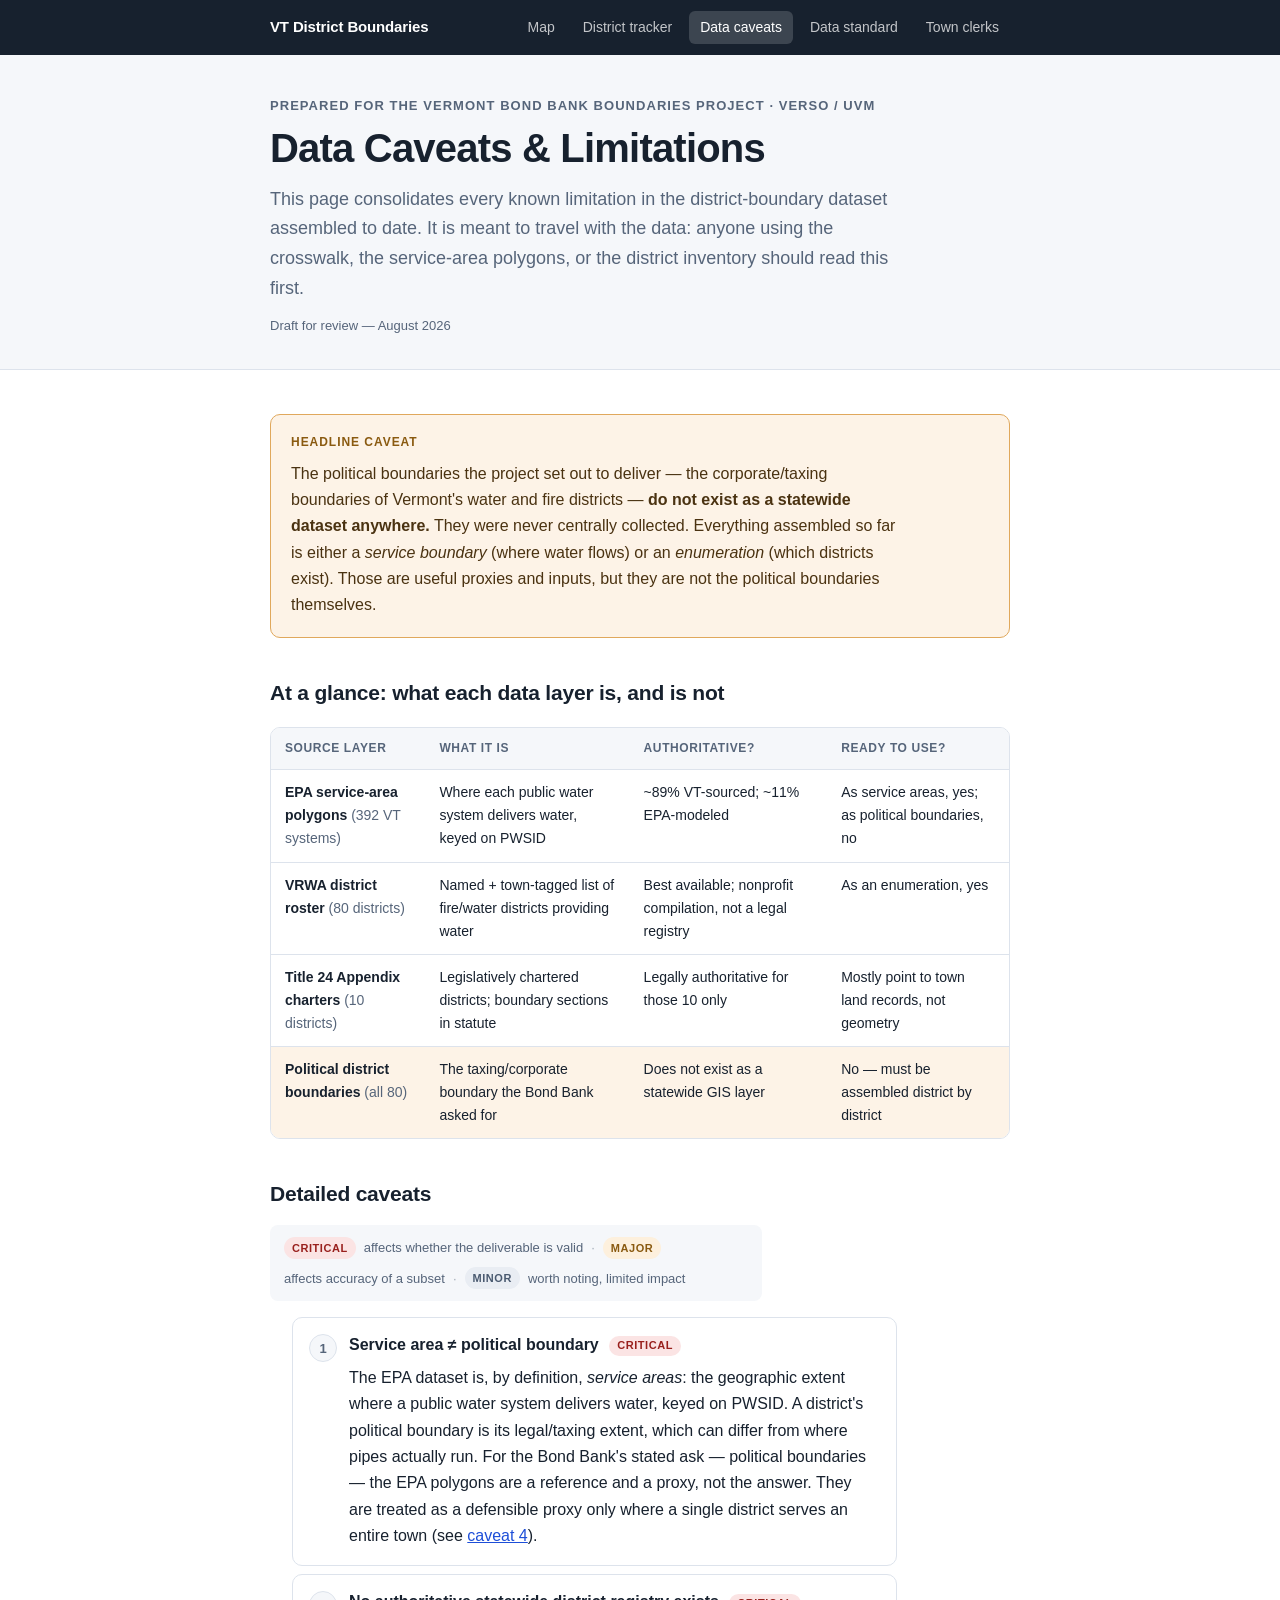
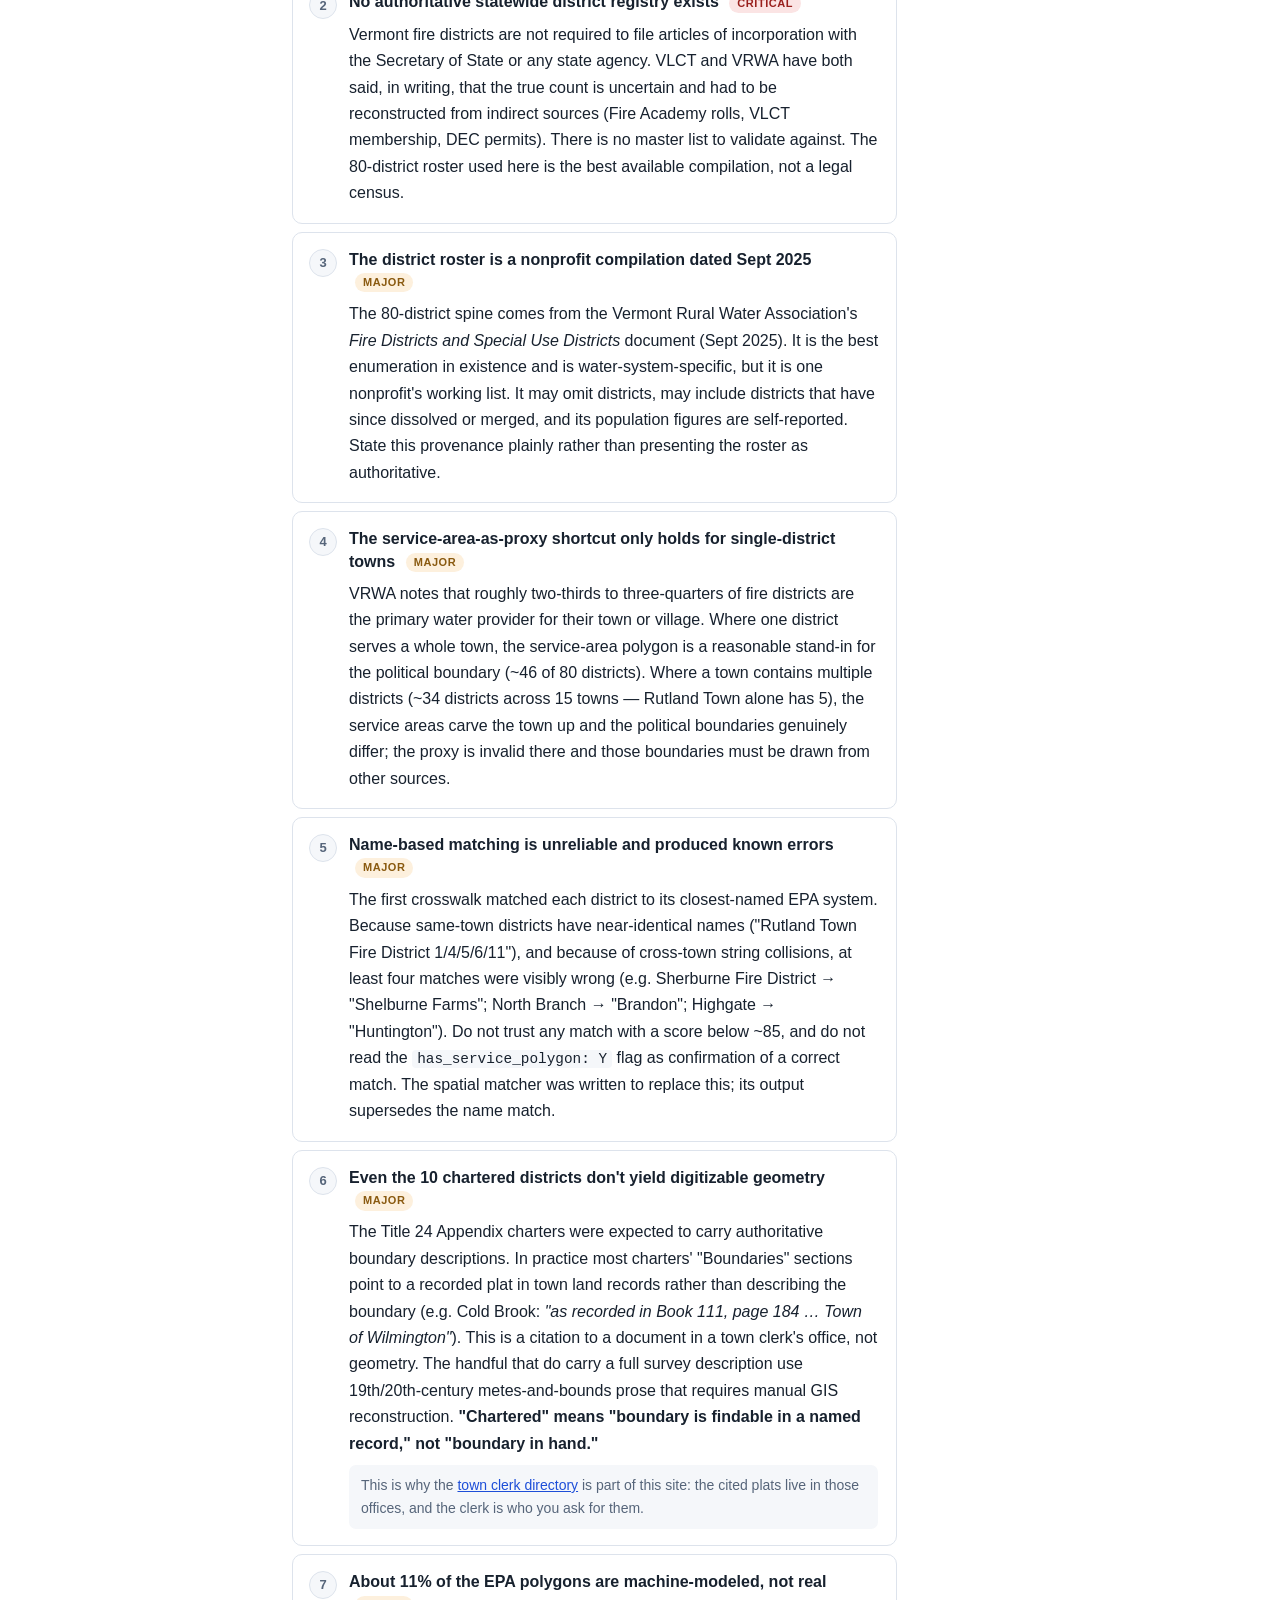
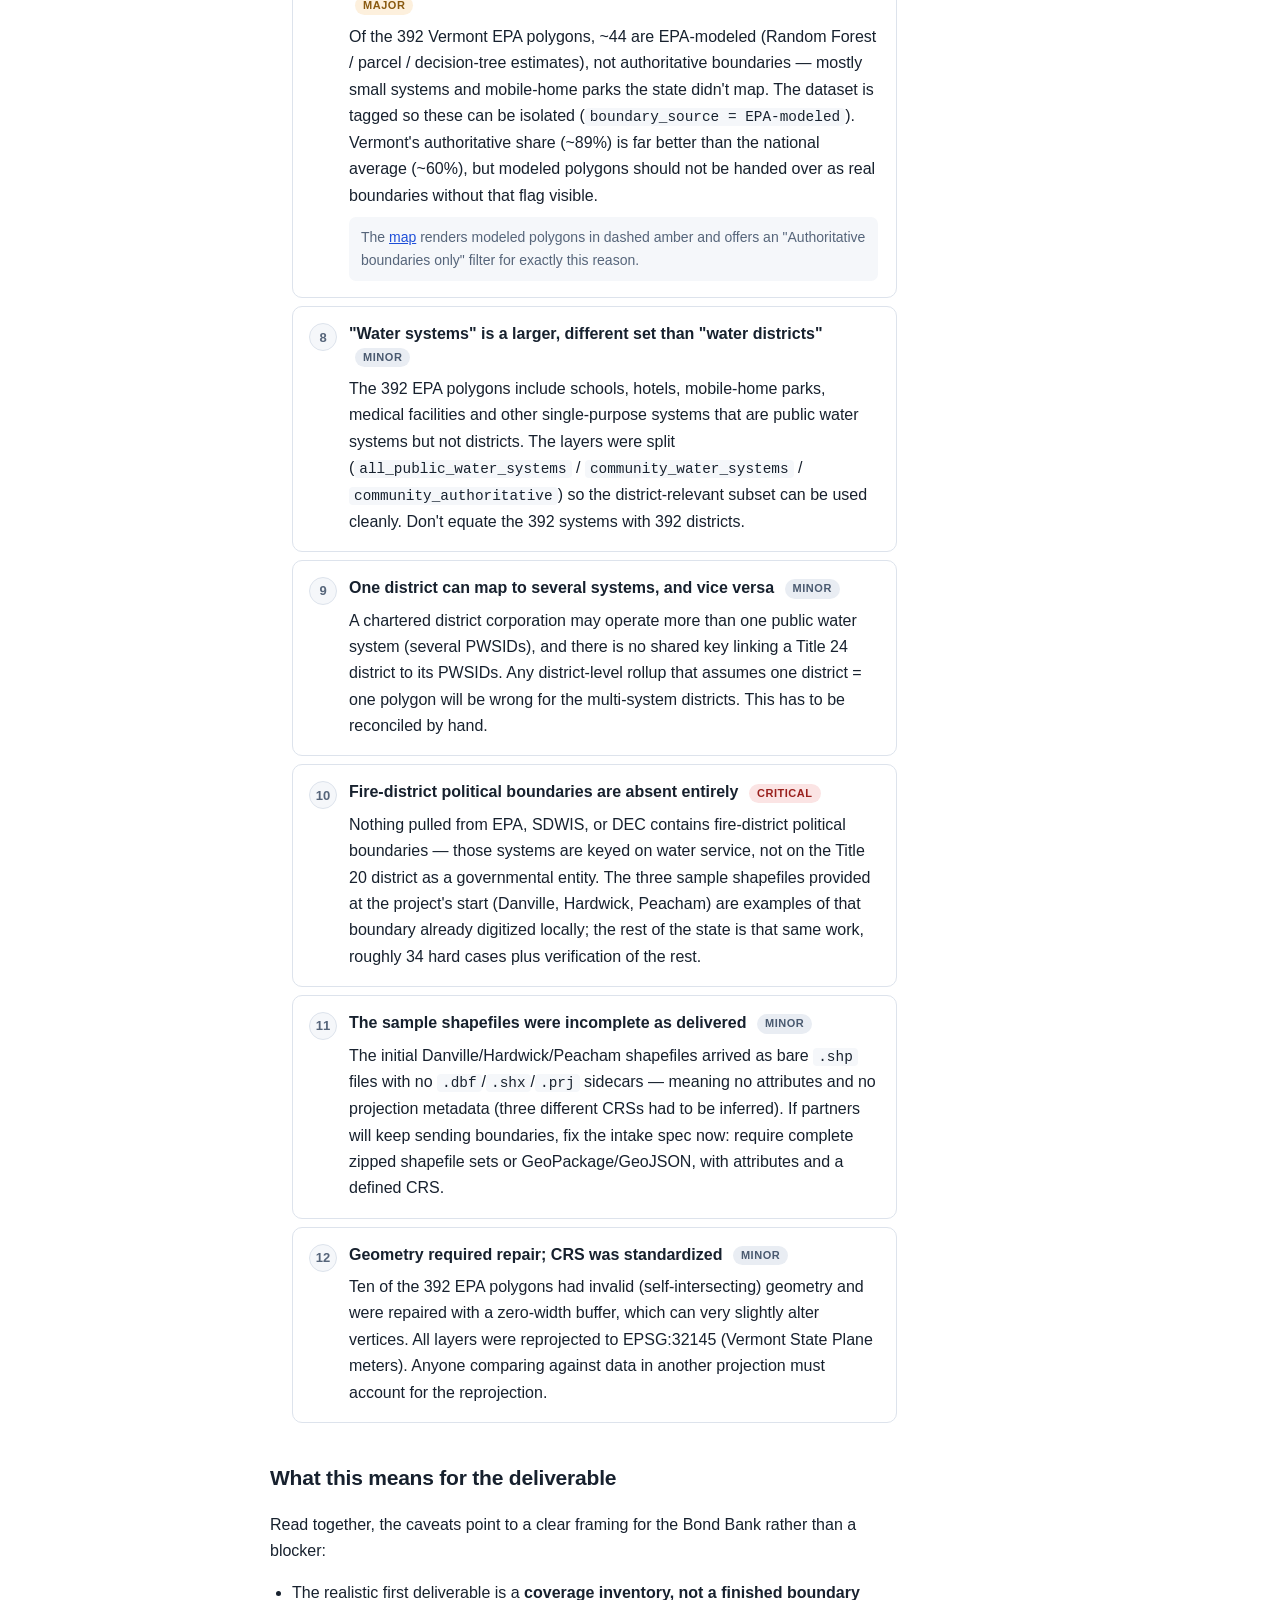
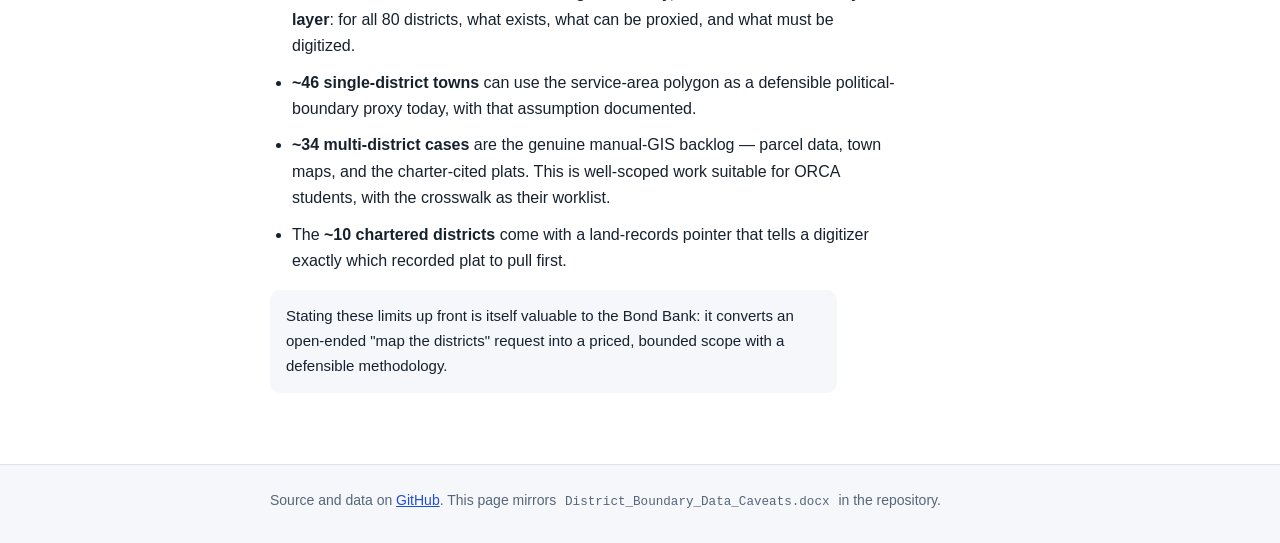
<file: docs/caveats.html>
<!DOCTYPE html>
<html lang="en">
<head>
<meta charset="utf-8">
<meta name="viewport" content="width=device-width, initial-scale=1">
<title>Data Caveats &amp; Limitations — VT District Boundaries</title>
<meta name="description" content="Every known limitation in the Vermont district-boundary dataset. Read this before using the crosswalk, the service-area polygons, or the district inventory.">
<link rel="stylesheet" href="style.css">
</head>
<body>

<nav class="site-nav">
  <div class="wrap nav-inner">
    <a class="nav-brand" href="index.html">VT District Boundaries</a>
    <ul>
      <li><a href="index.html">Map</a></li>
      <li><a href="tracker.html">District tracker</a></li>
      <li><a href="caveats.html" aria-current="page">Data caveats</a></li>
      <li><a href="standard.html">Data standard</a></li>
      <li><a href="contacts.html">Town clerks</a></li>
    </ul>
  </div>
</nav>

<header class="site-header">
  <div class="wrap">
    <p class="eyebrow">Prepared for the Vermont Bond Bank boundaries project &middot; VERSO / UVM</p>
    <h1>Data Caveats &amp; Limitations</h1>
    <p class="lede">
      This page consolidates every known limitation in the district-boundary dataset
      assembled to date. It is meant to travel with the data: anyone using the crosswalk,
      the service-area polygons, or the district inventory should read this first.
    </p>
    <p class="stamp">Draft for review — August 2026</p>
  </div>
</header>

<main class="prose">

<div class="headline-caveat">
  <h2>Headline caveat</h2>
  <p>
    The political boundaries the project set out to deliver — the corporate/taxing
    boundaries of Vermont's water and fire districts — <strong>do not exist as a statewide
    dataset anywhere.</strong> They were never centrally collected. Everything assembled so
    far is either a <em>service boundary</em> (where water flows) or an <em>enumeration</em>
    (which districts exist). Those are useful proxies and inputs, but they are not the
    political boundaries themselves.
  </p>
</div>

<h2>At a glance: what each data layer is, and is not</h2>

<div class="table-scroll">
  <table class="matrix">
    <thead>
      <tr>
        <th>Source layer</th>
        <th>What it is</th>
        <th>Authoritative?</th>
        <th>Ready to use?</th>
      </tr>
    </thead>
    <tbody>
      <tr>
        <th scope="row">EPA service-area polygons <span class="dim">(392 VT systems)</span></th>
        <td>Where each public water system delivers water, keyed on PWSID</td>
        <td>~89% VT-sourced; ~11% EPA-modeled</td>
        <td>As service areas, yes; as political boundaries, no</td>
      </tr>
      <tr>
        <th scope="row">VRWA district roster <span class="dim">(80 districts)</span></th>
        <td>Named + town-tagged list of fire/water districts providing water</td>
        <td>Best available; nonprofit compilation, not a legal registry</td>
        <td>As an enumeration, yes</td>
      </tr>
      <tr>
        <th scope="row">Title 24 Appendix charters <span class="dim">(10 districts)</span></th>
        <td>Legislatively chartered districts; boundary sections in statute</td>
        <td>Legally authoritative for those 10 only</td>
        <td>Mostly point to town land records, not geometry</td>
      </tr>
      <tr class="row-negative">
        <th scope="row">Political district boundaries <span class="dim">(all 80)</span></th>
        <td>The taxing/corporate boundary the Bond Bank asked for</td>
        <td>Does not exist as a statewide GIS layer</td>
        <td>No — must be assembled district by district</td>
      </tr>
    </tbody>
  </table>
</div>

<h2>Detailed caveats</h2>

<p class="severity-key">
  <span class="sev sev-critical">CRITICAL</span> affects whether the deliverable is valid
  <span class="sep">&middot;</span>
  <span class="sev sev-major">MAJOR</span> affects accuracy of a subset
  <span class="sep">&middot;</span>
  <span class="sev sev-minor">MINOR</span> worth noting, limited impact
</p>

<ol class="caveats">

  <li id="c1">
    <h3>Service area &ne; political boundary <span class="sev sev-critical">CRITICAL</span></h3>
    <p>
      The EPA dataset is, by definition, <em>service areas</em>: the geographic extent where a
      public water system delivers water, keyed on PWSID. A district's political boundary is
      its legal/taxing extent, which can differ from where pipes actually run. For the Bond
      Bank's stated ask — political boundaries — the EPA polygons are a reference and a proxy,
      not the answer. They are treated as a defensible proxy only where a single district
      serves an entire town (see <a href="#c4">caveat 4</a>).
    </p>
  </li>

  <li id="c2">
    <h3>No authoritative statewide district registry exists <span class="sev sev-critical">CRITICAL</span></h3>
    <p>
      Vermont fire districts are not required to file articles of incorporation with the
      Secretary of State or any state agency. VLCT and VRWA have both said, in writing, that
      the true count is uncertain and had to be reconstructed from indirect sources (Fire
      Academy rolls, VLCT membership, DEC permits). There is no master list to validate
      against. The 80-district roster used here is the best available compilation, not a legal
      census.
    </p>
  </li>

  <li id="c3">
    <h3>The district roster is a nonprofit compilation dated Sept 2025 <span class="sev sev-major">MAJOR</span></h3>
    <p>
      The 80-district spine comes from the Vermont Rural Water Association's <em>Fire Districts
      and Special Use Districts</em> document (Sept 2025). It is the best enumeration in
      existence and is water-system-specific, but it is one nonprofit's working list. It may
      omit districts, may include districts that have since dissolved or merged, and its
      population figures are self-reported. State this provenance plainly rather than
      presenting the roster as authoritative.
    </p>
  </li>

  <li id="c4">
    <h3>The service-area-as-proxy shortcut only holds for single-district towns <span class="sev sev-major">MAJOR</span></h3>
    <p>
      VRWA notes that roughly two-thirds to three-quarters of fire districts are the primary
      water provider for their town or village. Where one district serves a whole town, the
      service-area polygon is a reasonable stand-in for the political boundary (~46 of 80
      districts). Where a town contains multiple districts (~34 districts across 15 towns —
      Rutland Town alone has 5), the service areas carve the town up and the political
      boundaries genuinely differ; the proxy is invalid there and those boundaries must be
      drawn from other sources.
    </p>
  </li>

  <li id="c5">
    <h3>Name-based matching is unreliable and produced known errors <span class="sev sev-major">MAJOR</span></h3>
    <p>
      The first crosswalk matched each district to its closest-named EPA system. Because
      same-town districts have near-identical names ("Rutland Town Fire District 1/4/5/6/11"),
      and because of cross-town string collisions, at least four matches were visibly wrong
      (e.g. Sherburne Fire District → "Shelburne Farms"; North Branch → "Brandon"; Highgate →
      "Huntington"). Do not trust any match with a score below ~85, and do not read the
      <code>has_service_polygon: Y</code> flag as confirmation of a correct match. The spatial
      matcher was written to replace this; its output supersedes the name match.
    </p>
  </li>

  <li id="c6">
    <h3>Even the 10 chartered districts don't yield digitizable geometry <span class="sev sev-major">MAJOR</span></h3>
    <p>
      The Title 24 Appendix charters were expected to carry authoritative boundary
      descriptions. In practice most charters' "Boundaries" sections point to a recorded plat
      in town land records rather than describing the boundary (e.g. Cold Brook: <em>"as
      recorded in Book 111, page 184 … Town of Wilmington"</em>). This is a citation to a
      document in a town clerk's office, not geometry. The handful that do carry a full survey
      description use 19th/20th-century metes-and-bounds prose that requires manual GIS
      reconstruction. <strong>"Chartered" means "boundary is findable in a named record," not
      "boundary in hand."</strong>
    </p>
    <p class="aside">
      This is why the <a href="contacts.html">town clerk directory</a> is part of this site:
      the cited plats live in those offices, and the clerk is who you ask for them.
    </p>
  </li>

  <li id="c7">
    <h3>About 11% of the EPA polygons are machine-modeled, not real <span class="sev sev-major">MAJOR</span></h3>
    <p>
      Of the 392 Vermont EPA polygons, ~44 are EPA-modeled (Random Forest / parcel /
      decision-tree estimates), not authoritative boundaries — mostly small systems and
      mobile-home parks the state didn't map. The dataset is tagged so these can be isolated
      (<code>boundary_source = EPA-modeled</code>). Vermont's authoritative share (~89%) is far
      better than the national average (~60%), but modeled polygons should not be handed over
      as real boundaries without that flag visible.
    </p>
    <p class="aside">
      The <a href="index.html">map</a> renders modeled polygons in dashed amber and offers an
      "Authoritative boundaries only" filter for exactly this reason.
    </p>
  </li>

  <li id="c8">
    <h3>"Water systems" is a larger, different set than "water districts" <span class="sev sev-minor">MINOR</span></h3>
    <p>
      The 392 EPA polygons include schools, hotels, mobile-home parks, medical facilities and
      other single-purpose systems that are public water systems but not districts. The layers
      were split (<code>all_public_water_systems</code> / <code>community_water_systems</code> /
      <code>community_authoritative</code>) so the district-relevant subset can be used cleanly.
      Don't equate the 392 systems with 392 districts.
    </p>
  </li>

  <li id="c9">
    <h3>One district can map to several systems, and vice versa <span class="sev sev-minor">MINOR</span></h3>
    <p>
      A chartered district corporation may operate more than one public water system (several
      PWSIDs), and there is no shared key linking a Title 24 district to its PWSIDs. Any
      district-level rollup that assumes one district = one polygon will be wrong for the
      multi-system districts. This has to be reconciled by hand.
    </p>
  </li>

  <li id="c10">
    <h3>Fire-district political boundaries are absent entirely <span class="sev sev-critical">CRITICAL</span></h3>
    <p>
      Nothing pulled from EPA, SDWIS, or DEC contains fire-district political boundaries —
      those systems are keyed on water service, not on the Title 20 district as a governmental
      entity. The three sample shapefiles provided at the project's start (Danville, Hardwick,
      Peacham) are examples of that boundary already digitized locally; the rest of the state
      is that same work, roughly 34 hard cases plus verification of the rest.
    </p>
  </li>

  <li id="c11">
    <h3>The sample shapefiles were incomplete as delivered <span class="sev sev-minor">MINOR</span></h3>
    <p>
      The initial Danville/Hardwick/Peacham shapefiles arrived as bare <code>.shp</code> files
      with no <code>.dbf</code>/<code>.shx</code>/<code>.prj</code> sidecars — meaning no
      attributes and no projection metadata (three different CRSs had to be inferred). If
      partners will keep sending boundaries, fix the intake spec now: require complete zipped
      shapefile sets or GeoPackage/GeoJSON, with attributes and a defined CRS.
    </p>
  </li>

  <li id="c12">
    <h3>Geometry required repair; CRS was standardized <span class="sev sev-minor">MINOR</span></h3>
    <p>
      Ten of the 392 EPA polygons had invalid (self-intersecting) geometry and were repaired
      with a zero-width buffer, which can very slightly alter vertices. All layers were
      reprojected to EPSG:32145 (Vermont State Plane meters). Anyone comparing against data in
      another projection must account for the reprojection.
    </p>
  </li>

</ol>

<h2>What this means for the deliverable</h2>

<p>Read together, the caveats point to a clear framing for the Bond Bank rather than a blocker:</p>

<ul class="takeaways">
  <li>
    The realistic first deliverable is a <strong>coverage inventory, not a finished boundary
    layer</strong>: for all 80 districts, what exists, what can be proxied, and what must be
    digitized.
  </li>
  <li>
    <strong>~46 single-district towns</strong> can use the service-area polygon as a defensible
    political-boundary proxy today, with that assumption documented.
  </li>
  <li>
    <strong>~34 multi-district cases</strong> are the genuine manual-GIS backlog — parcel data,
    town maps, and the charter-cited plats. This is well-scoped work suitable for ORCA
    students, with the crosswalk as their worklist.
  </li>
  <li>
    The <strong>~10 chartered districts</strong> come with a land-records pointer that tells a
    digitizer exactly which recorded plat to pull first.
  </li>
</ul>

<p class="closing">
  Stating these limits up front is itself valuable to the Bond Bank: it converts an open-ended
  "map the districts" request into a priced, bounded scope with a defensible methodology.
</p>

</main>

<footer class="site-footer">
  <div class="wrap">
    <p>
      Source and data on
      <a href="https://github.com/VERSO-UVM/Drinking_Water_Service_Areas">GitHub</a>.
      This page mirrors <code>District_Boundary_Data_Caveats.docx</code> in the repository.
    </p>
  </div>
</footer>

</body>
</html>
</file>
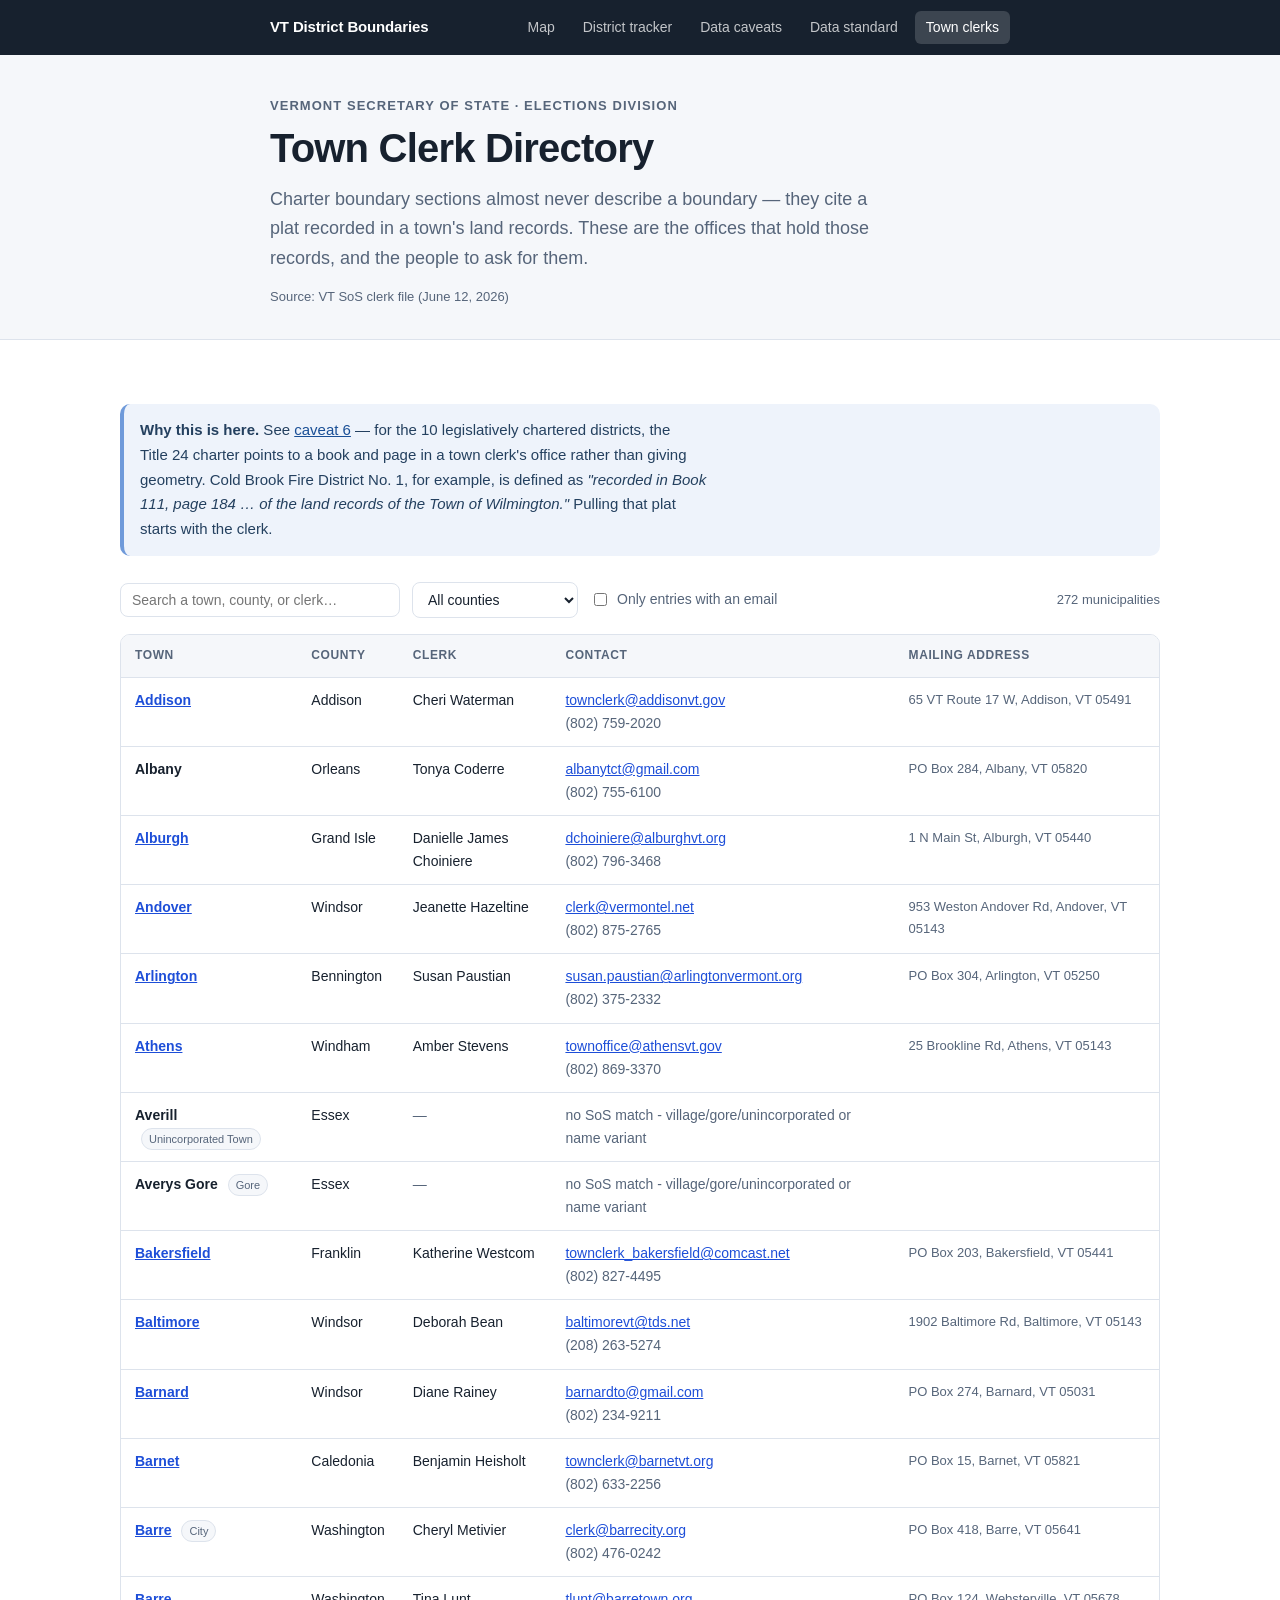
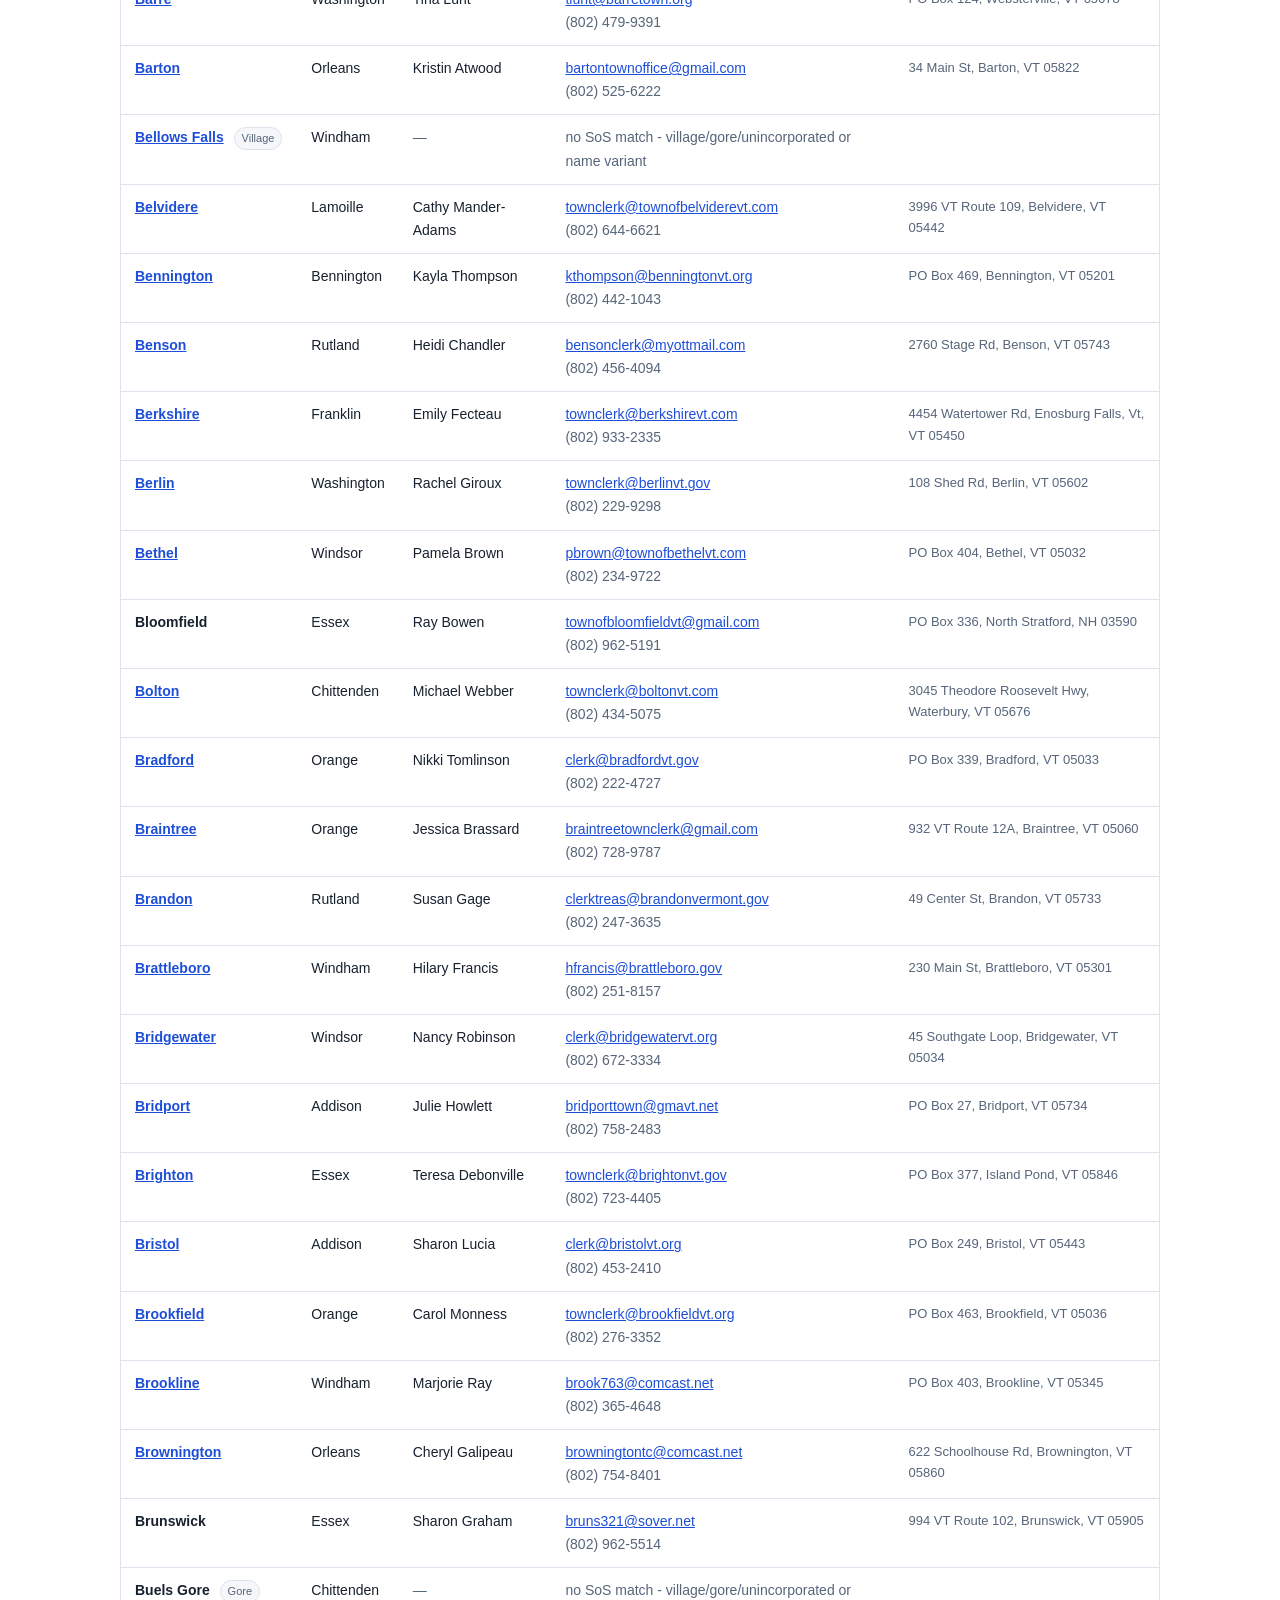
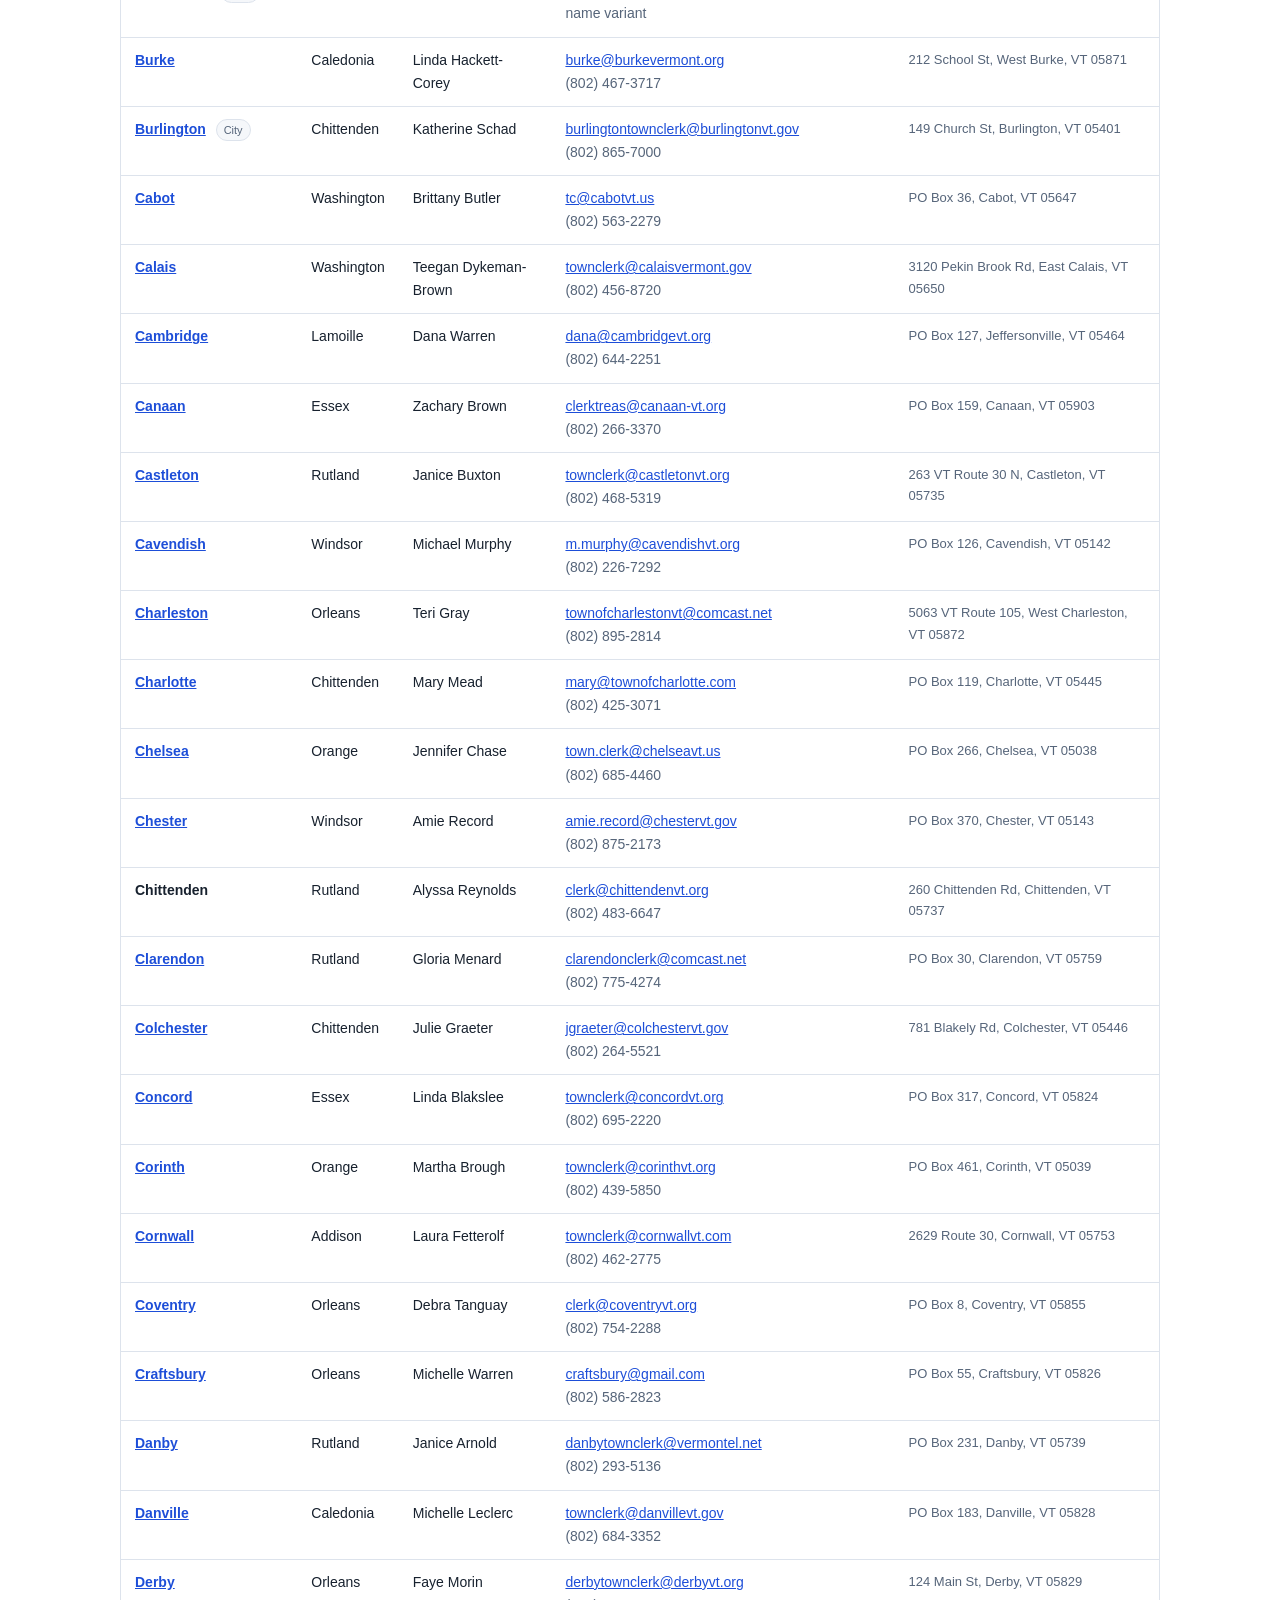
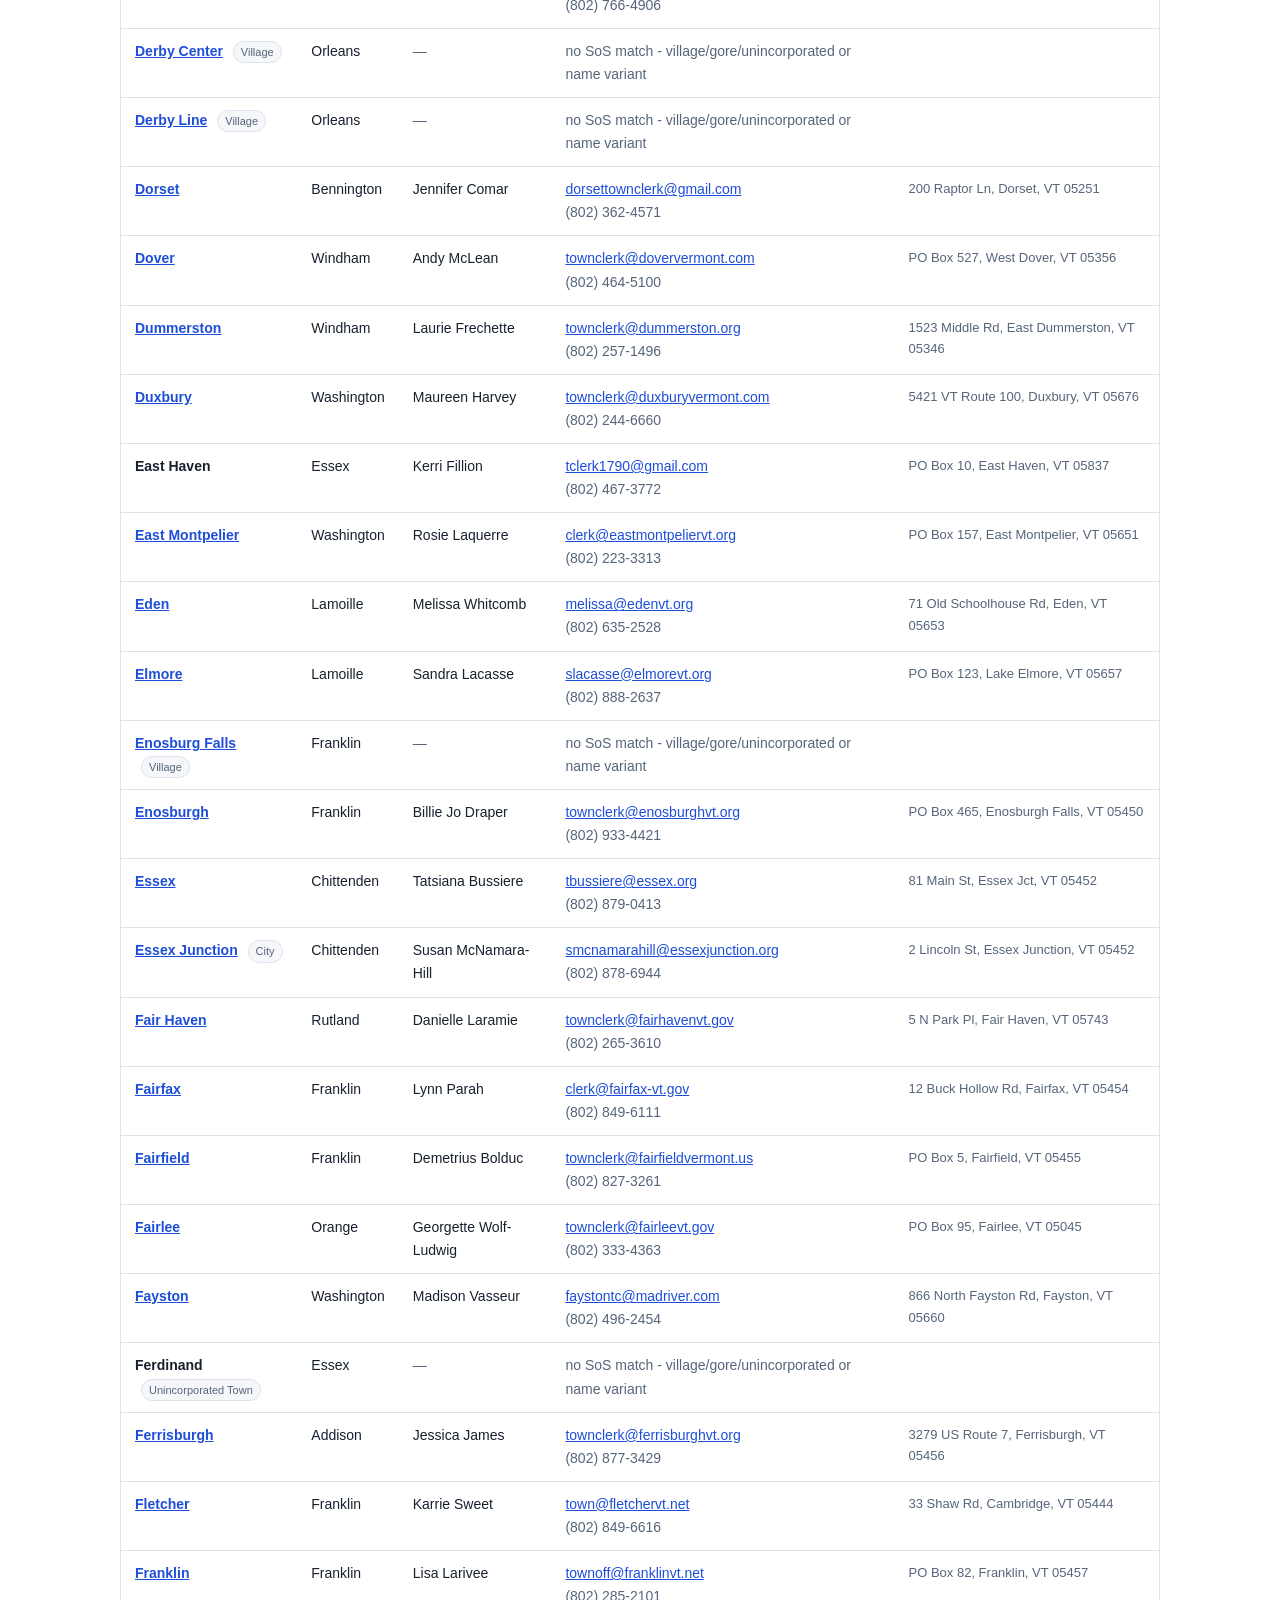
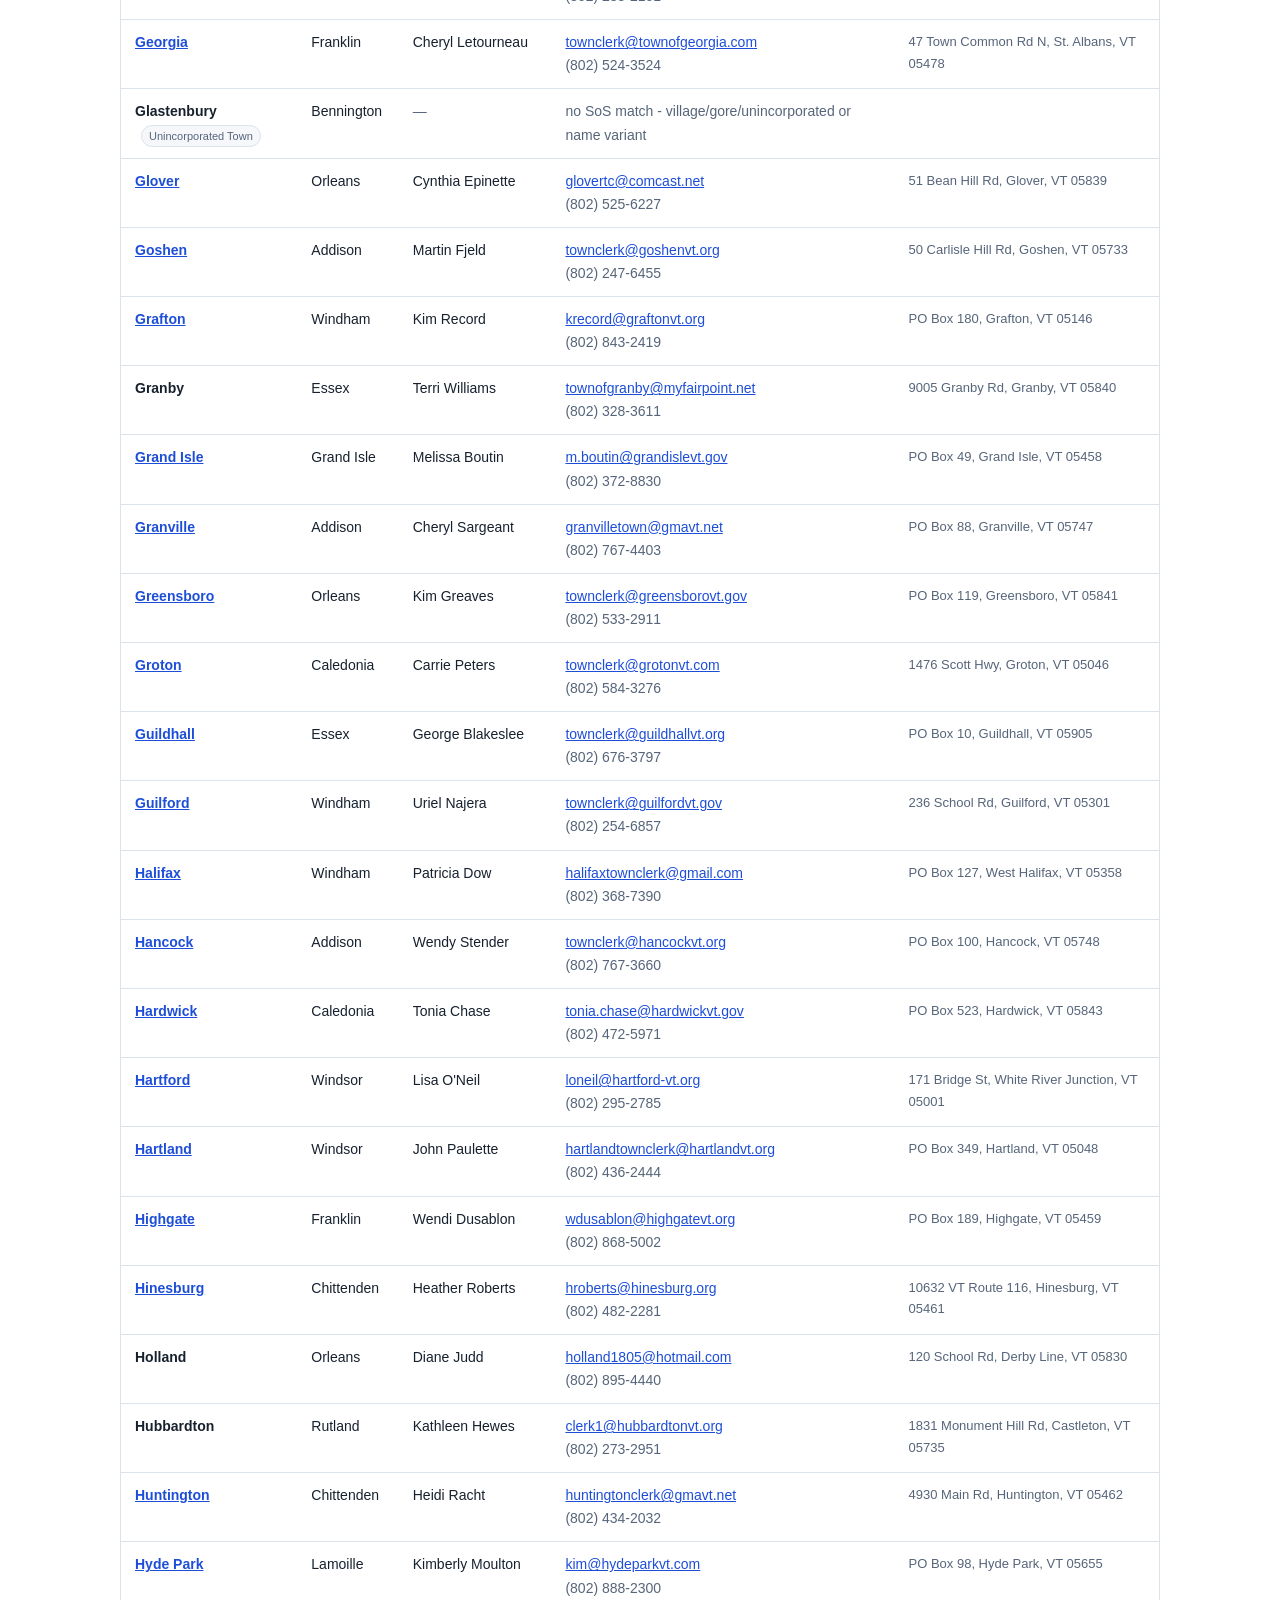
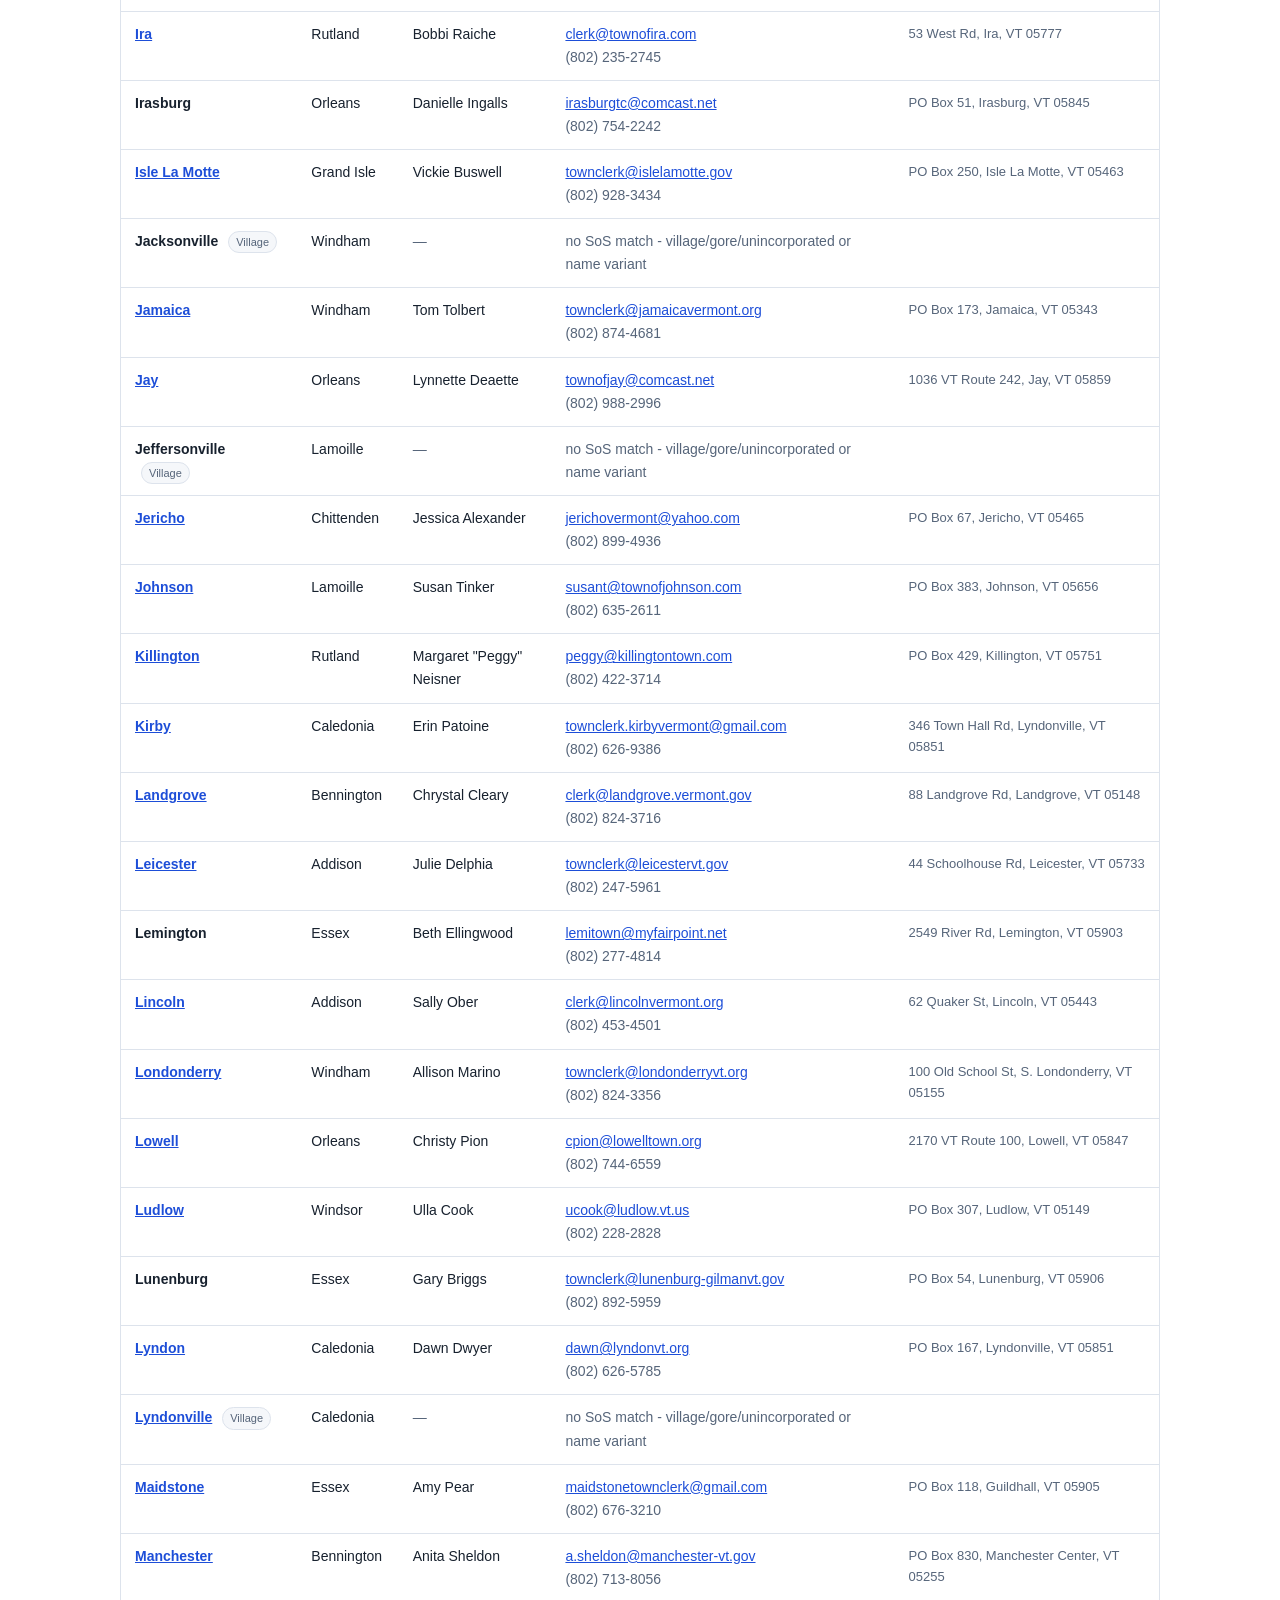
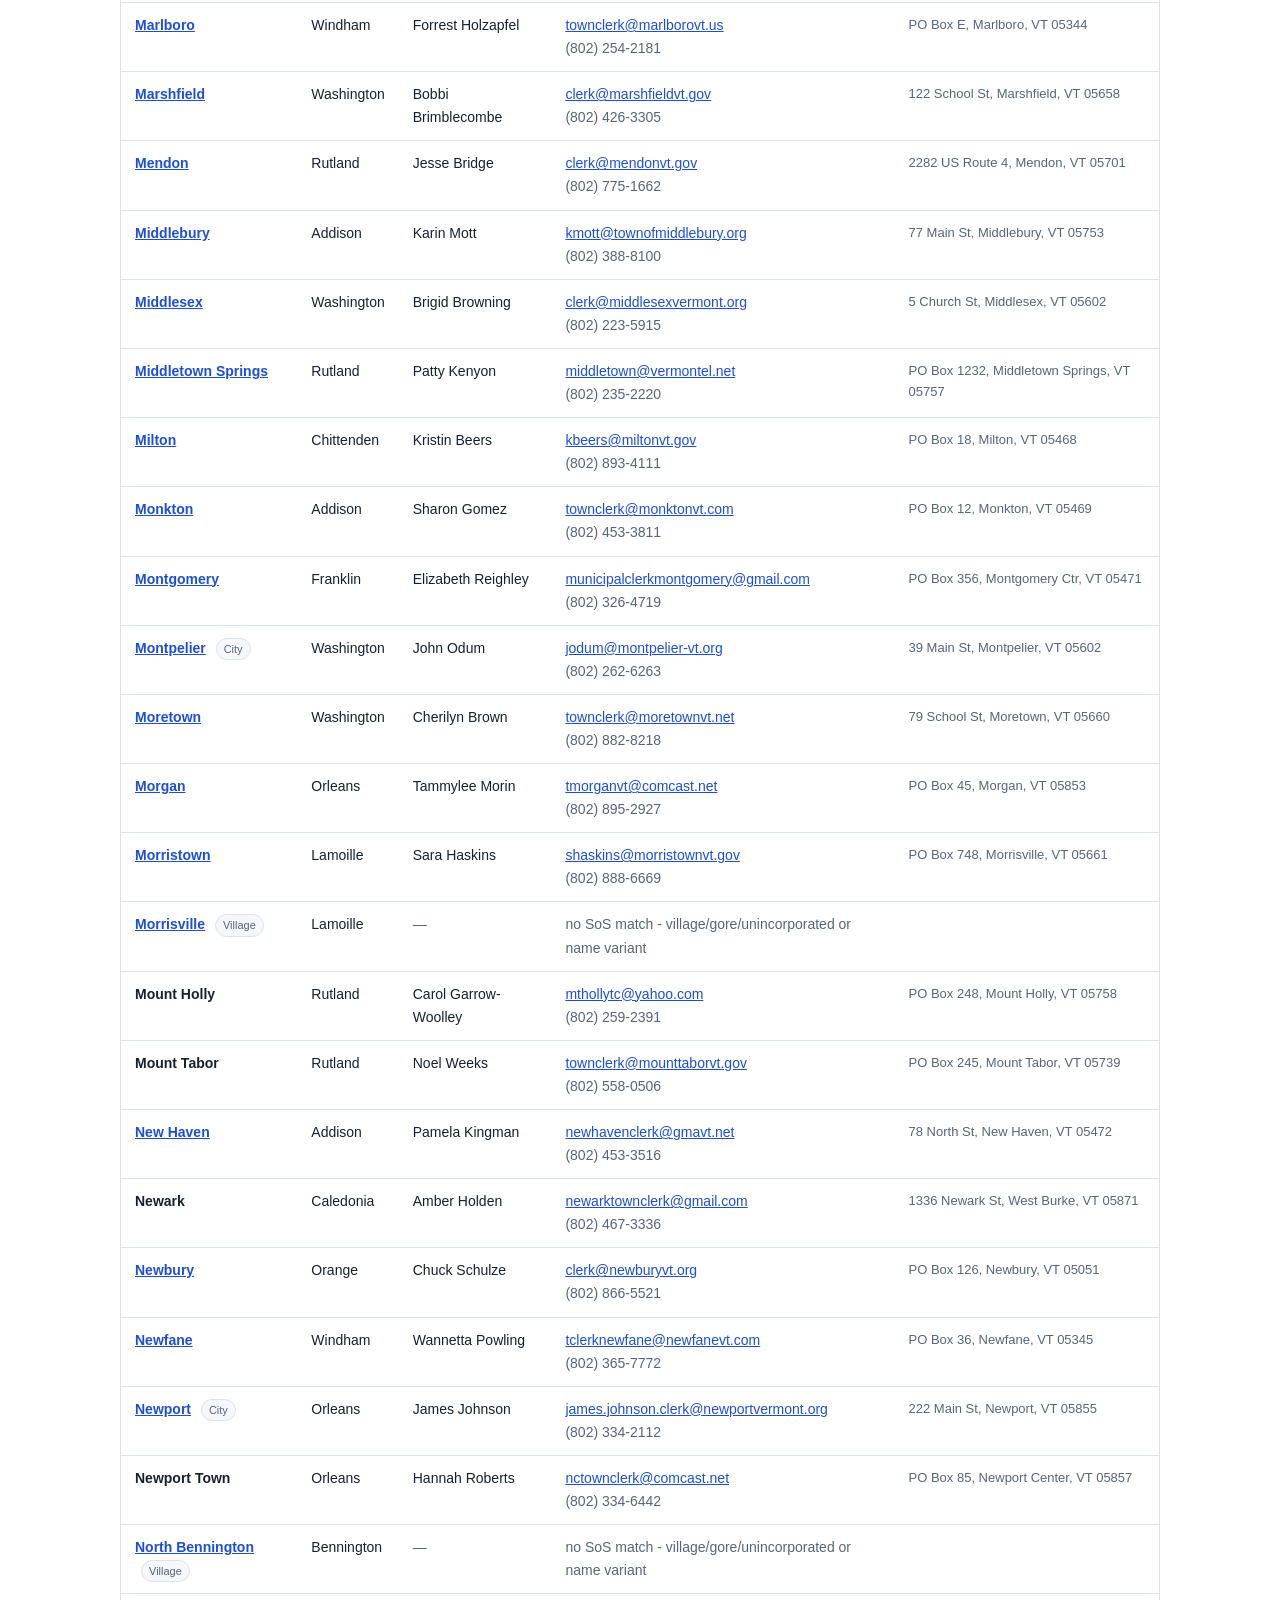
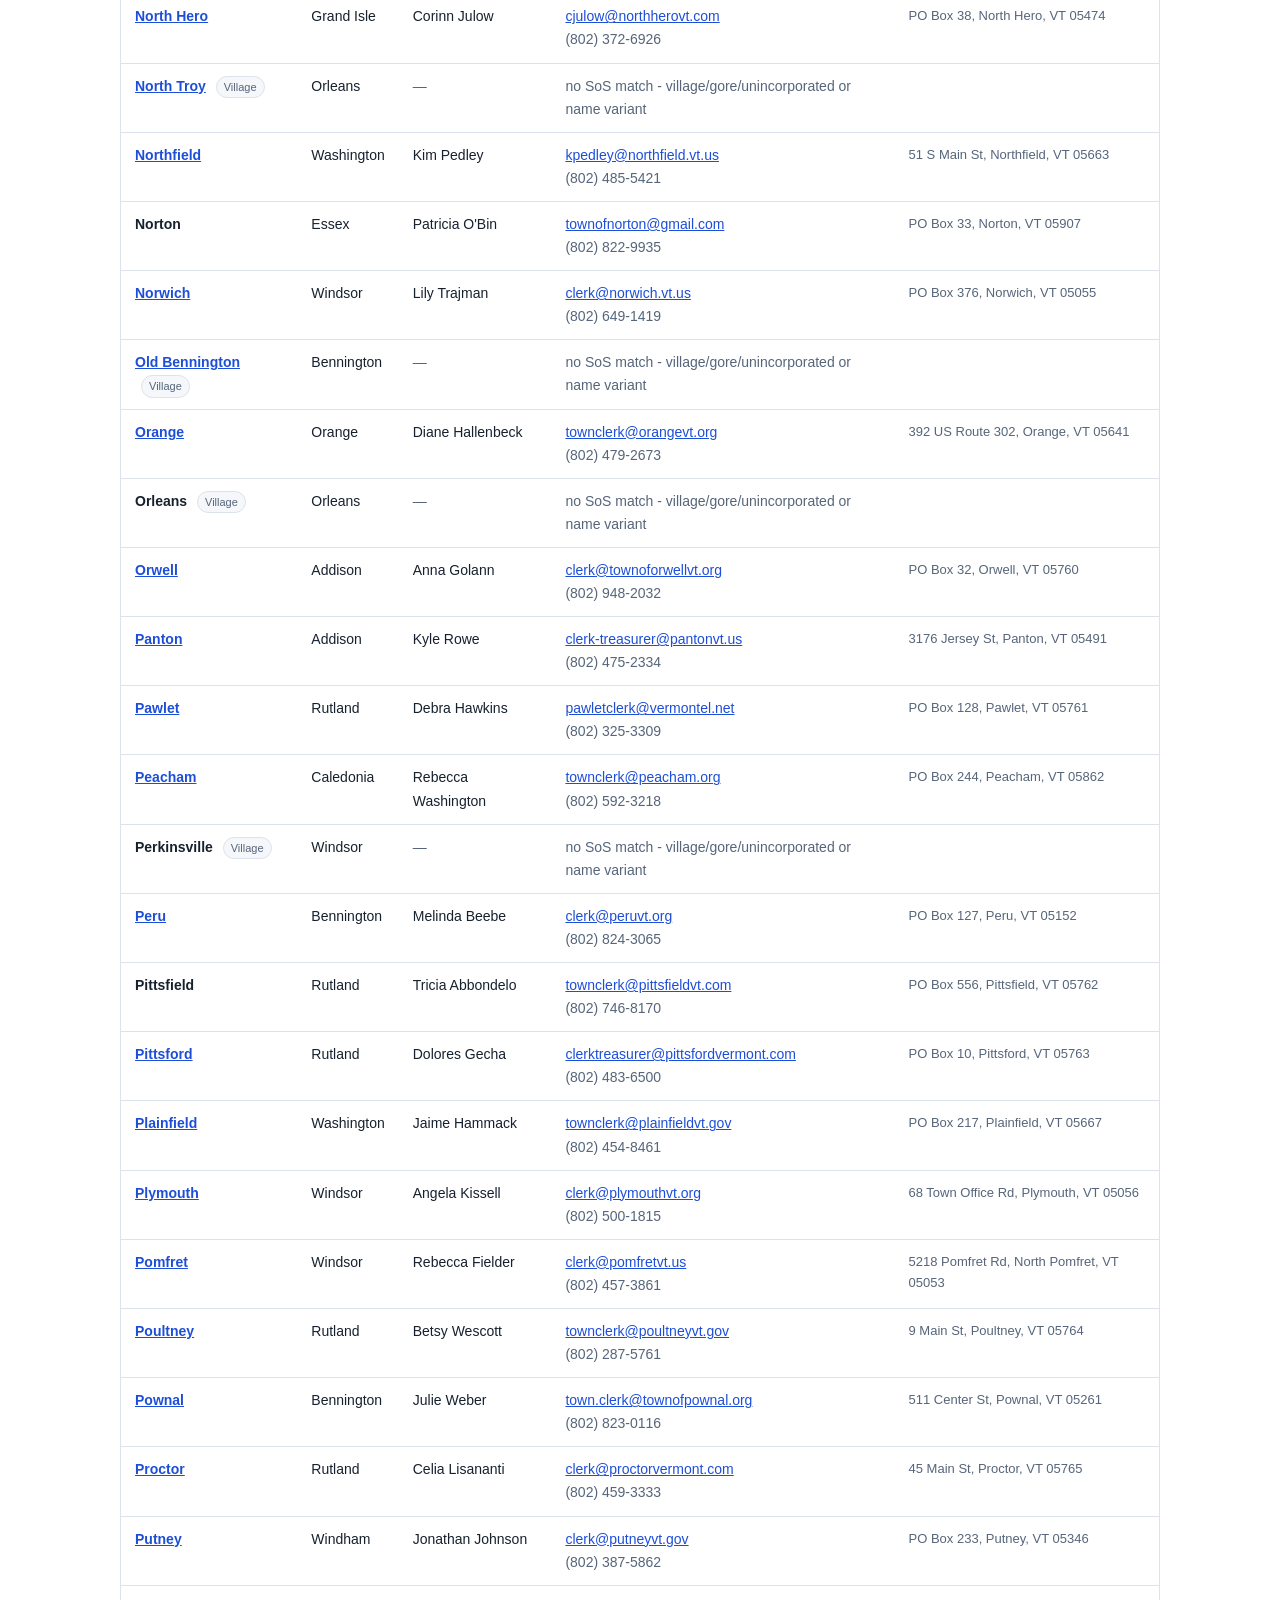
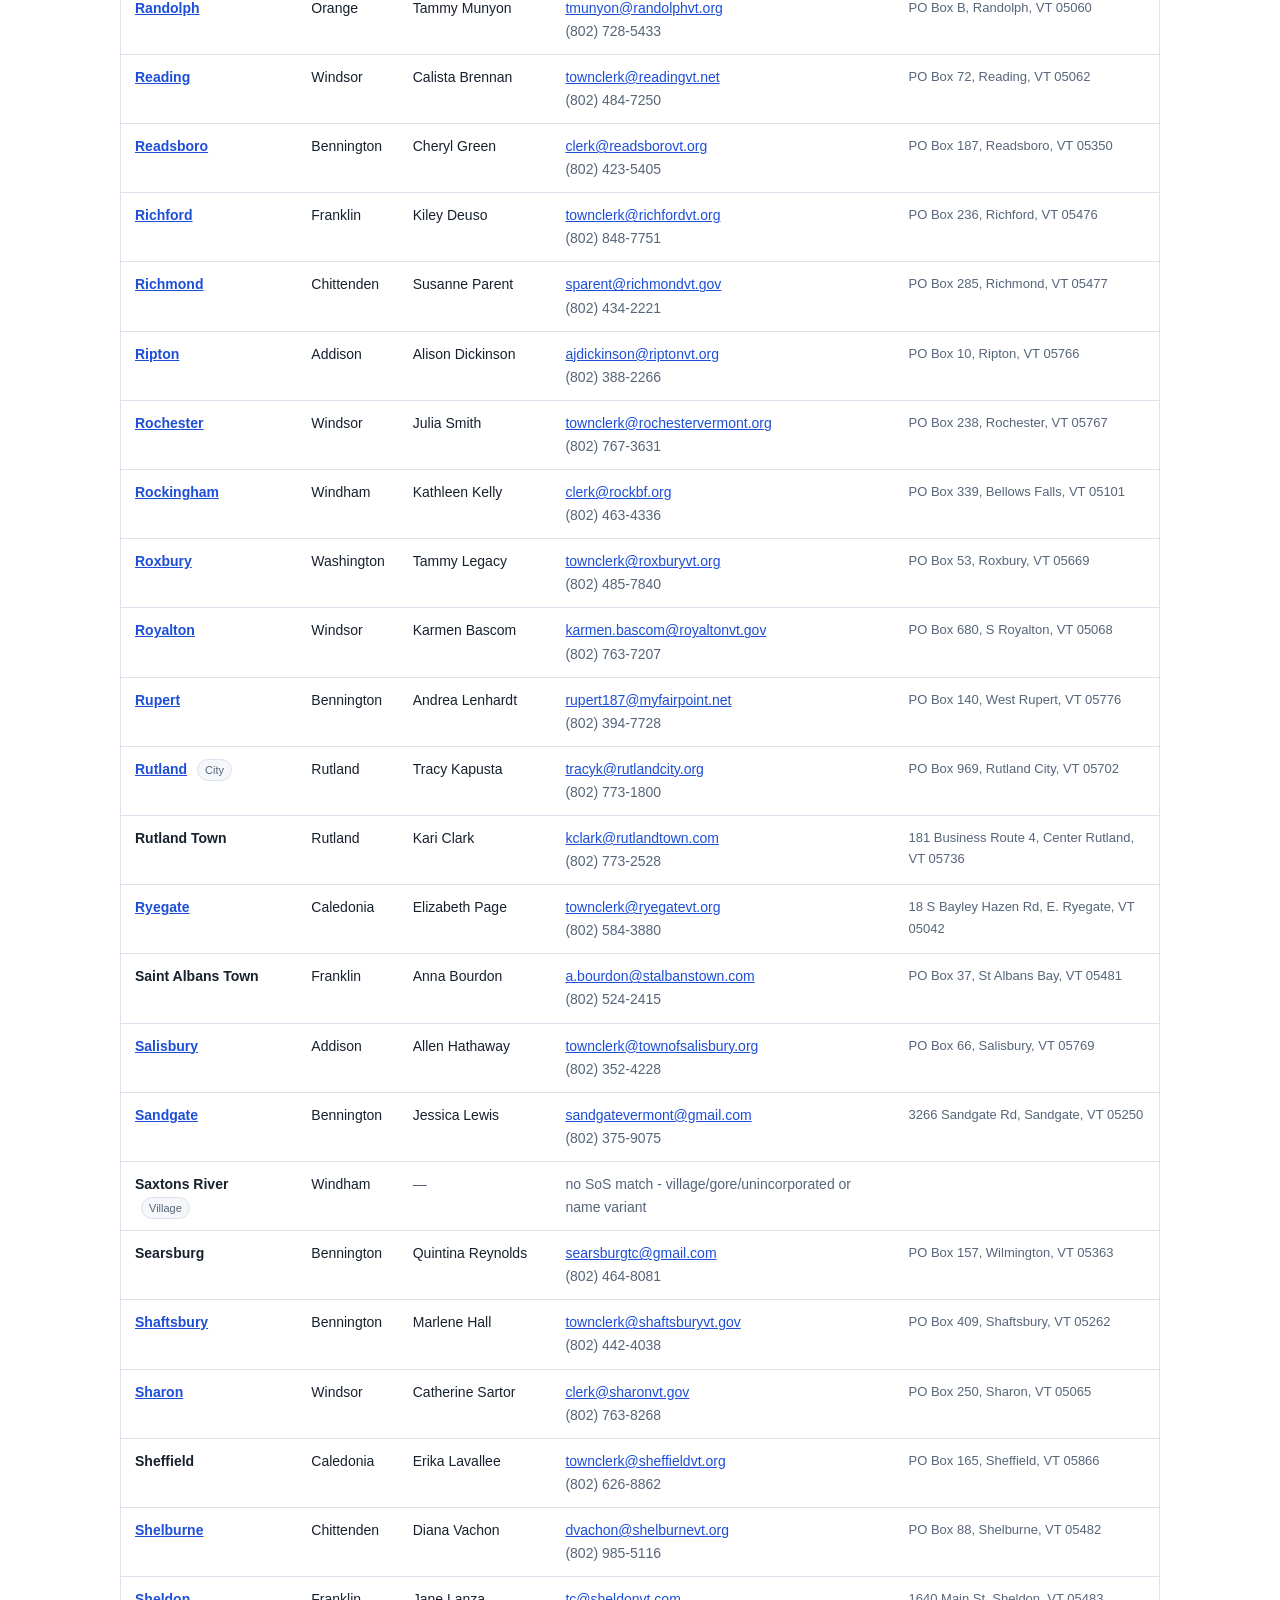
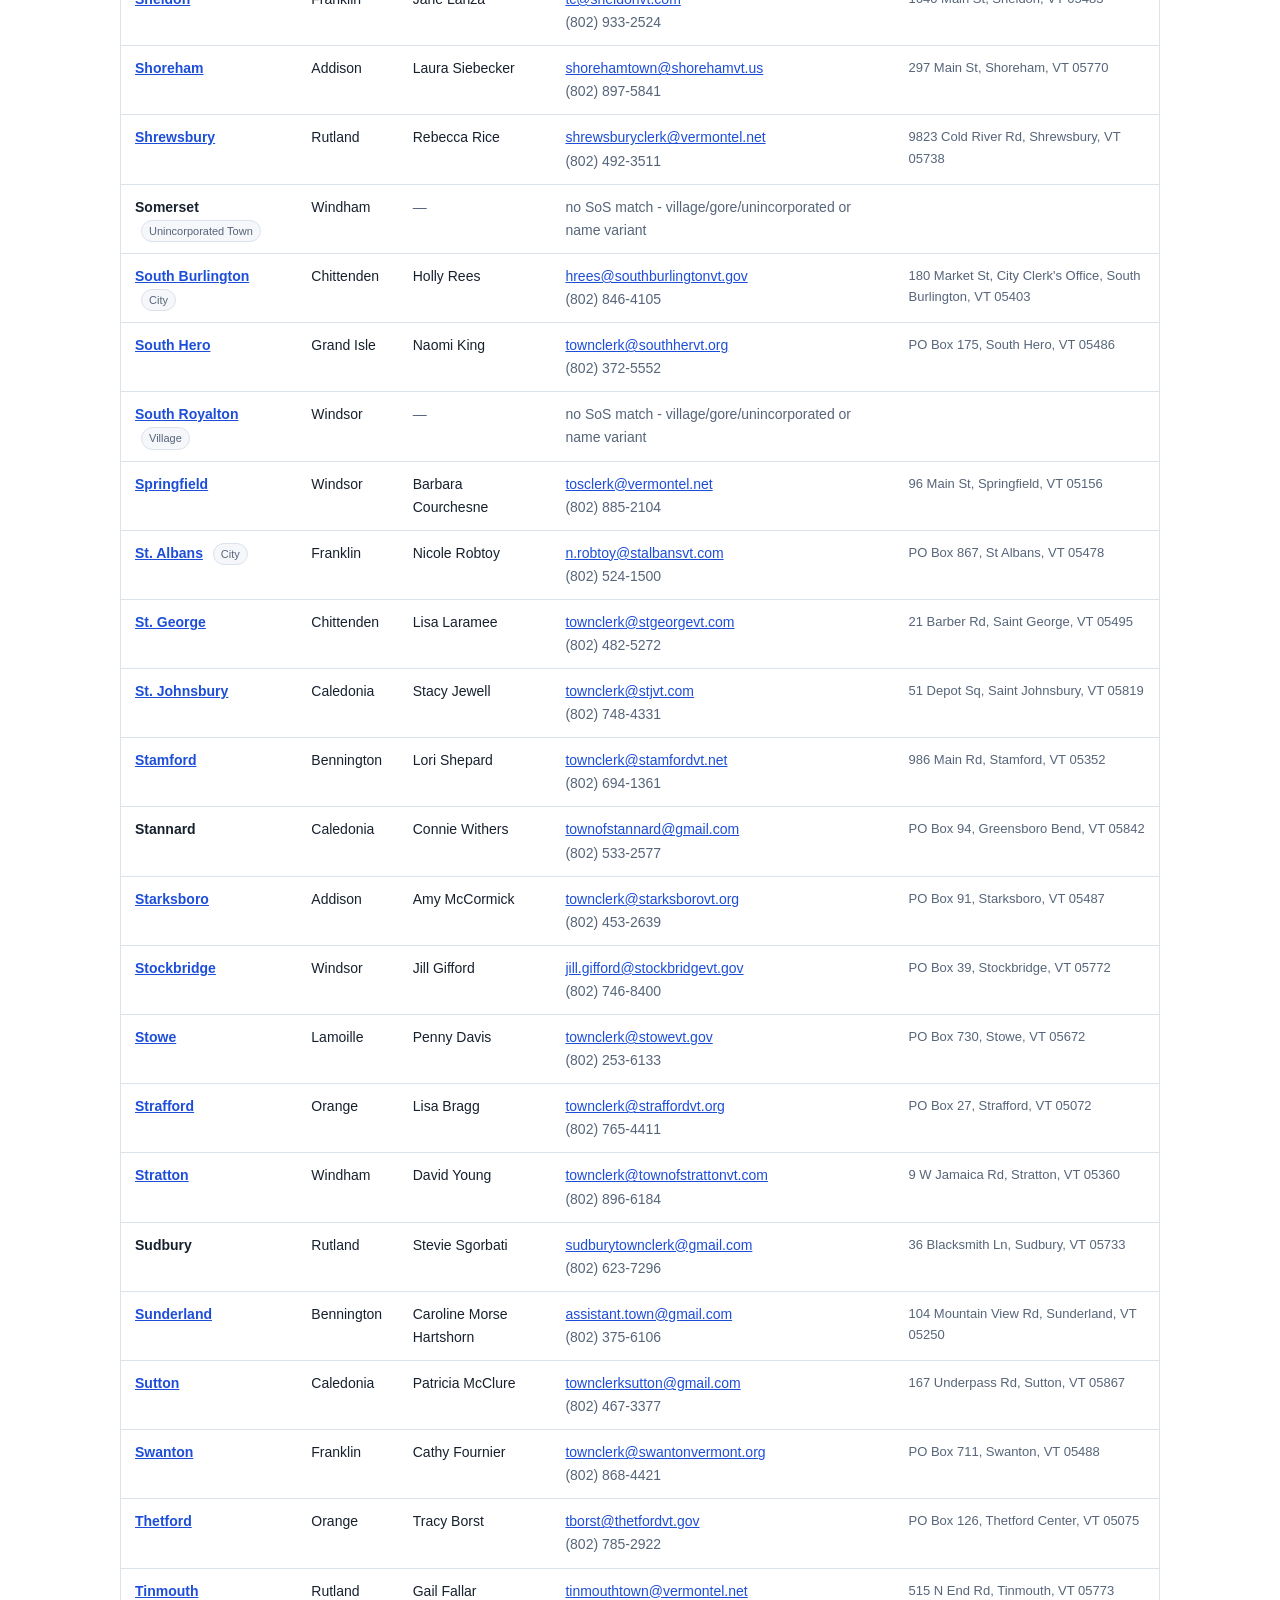
<file: docs/contacts.html>
<!DOCTYPE html>
<html lang="en">
<head>
<meta charset="utf-8">
<meta name="viewport" content="width=device-width, initial-scale=1">
<title>Town Clerk Directory — VT District Boundaries</title>
<meta name="description" content="Vermont town clerk contacts, from the Secretary of State's maintained list. The clerks who hold the land records that charter boundary sections cite.">
<link rel="stylesheet" href="style.css">
</head>
<body>

<nav class="site-nav">
  <div class="wrap nav-inner">
    <a class="nav-brand" href="index.html">VT District Boundaries</a>
    <ul>
      <li><a href="index.html">Map</a></li>
      <li><a href="tracker.html">District tracker</a></li>
      <li><a href="caveats.html">Data caveats</a></li>
      <li><a href="standard.html">Data standard</a></li>
      <li><a href="contacts.html" aria-current="page">Town clerks</a></li>
    </ul>
  </div>
</nav>

<header class="site-header">
  <div class="wrap">
    <p class="eyebrow">Vermont Secretary of State &middot; Elections Division</p>
    <h1>Town Clerk Directory</h1>
    <p class="lede">
      Charter boundary sections almost never describe a boundary — they cite a plat recorded in
      a town's land records. These are the offices that hold those records, and the people to
      ask for them.
    </p>
    <p class="stamp" id="source-stamp">Loading&hellip;</p>
  </div>
</header>

<main class="prose wide">

  <div class="callout callout-info">
    <p>
      <strong>Why this is here.</strong> See
      <a href="caveats.html#c6">caveat 6</a> — for the 10 legislatively chartered districts, the
      Title&nbsp;24 charter points to a book and page in a town clerk's office rather than
      giving geometry. Cold Brook Fire District No. 1, for example, is defined as
      <em>"recorded in Book 111, page 184 … of the land records of the Town of Wilmington."</em>
      Pulling that plat starts with the clerk.
    </p>
  </div>

  <div class="controls">
    <div class="control-field">
      <label class="sr-only" for="clerk-search">Search towns or clerks</label>
      <input type="search" id="clerk-search" placeholder="Search a town, county, or clerk&hellip;"
             autocomplete="off">
    </div>
    <div class="control-field">
      <label class="sr-only" for="county-filter">Filter by county</label>
      <select id="county-filter"><option value="">All counties</option></select>
    </div>
    <div class="control-field">
      <label class="checkbox">
        <input type="checkbox" id="email-only"> Only entries with an email
      </label>
    </div>
    <p class="result-count" id="result-count"></p>
  </div>

  <div class="table-scroll">
    <table class="contacts" id="clerk-table">
      <thead>
        <tr>
          <th scope="col">Town</th>
          <th scope="col">County</th>
          <th scope="col">Clerk</th>
          <th scope="col">Contact</th>
          <th scope="col">Mailing address</th>
        </tr>
      </thead>
      <tbody id="clerk-body"></tbody>
    </table>
  </div>

  <p class="note" id="coverage-note"></p>

  <h2>Source and limits</h2>
  <ul>
    <li>
      Contacts come from the Vermont Secretary of State's maintained
      <em>Town Clerk Contact Information</em> workbook, not from scraping individual town
      sites. The SoS file is the one authoritative, actively maintained list.
    </li>
    <li>
      Municipalities with no entry are villages, gores, and unincorporated places that have no
      town clerk in the SoS town list — expected, not missing data. Village records are
      generally held by the surrounding town.
    </li>
    <li>
      Regenerate with <code>python script/merge_clerk_contacts.py</code>, then
      <code>python script/build_site_data.py</code>.
    </li>
  </ul>

</main>

<footer class="site-footer">
  <div class="wrap">
    <p>
      Source and data on
      <a href="https://github.com/VERSO-UVM/Drinking_Water_Service_Areas">GitHub</a>.
      Clerk contacts &copy; Vermont Secretary of State, Elections Division.
    </p>
  </div>
</footer>

<script src="contacts.js"></script>
</body>
</html>
</file>
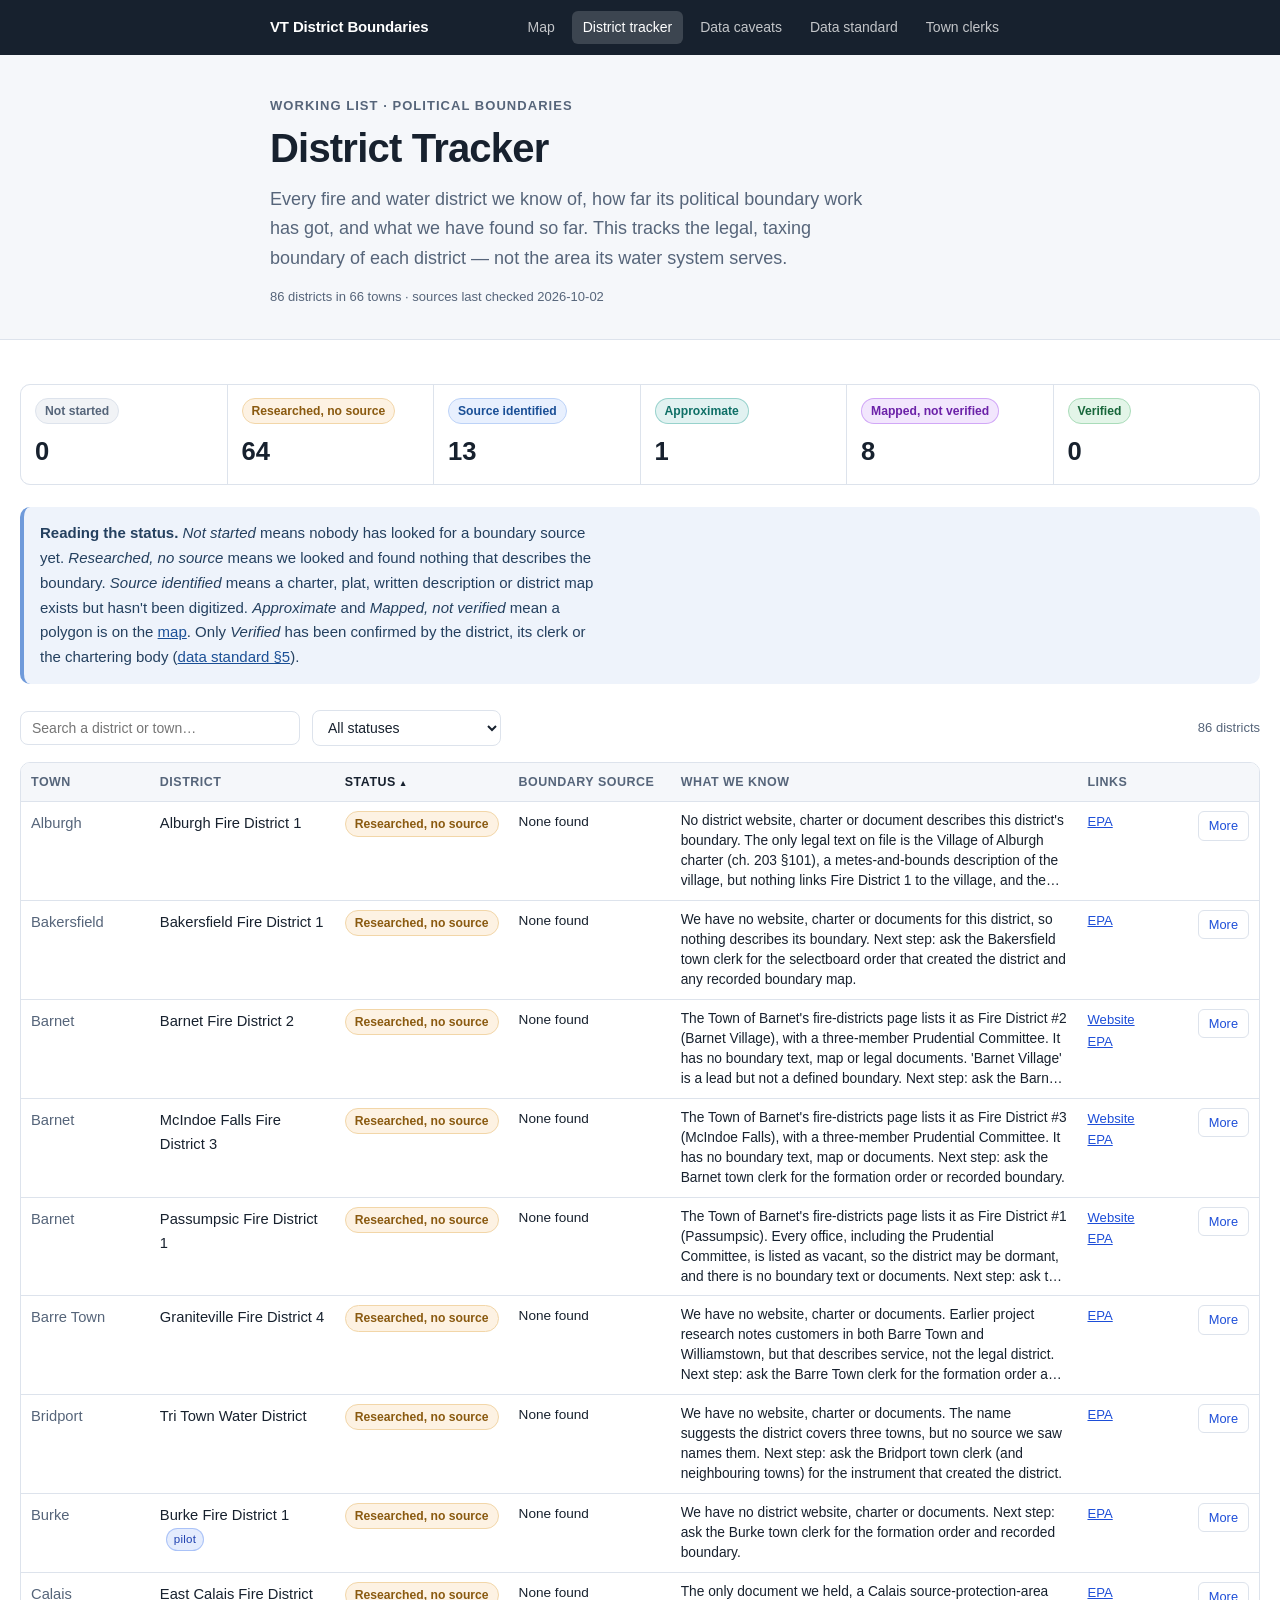
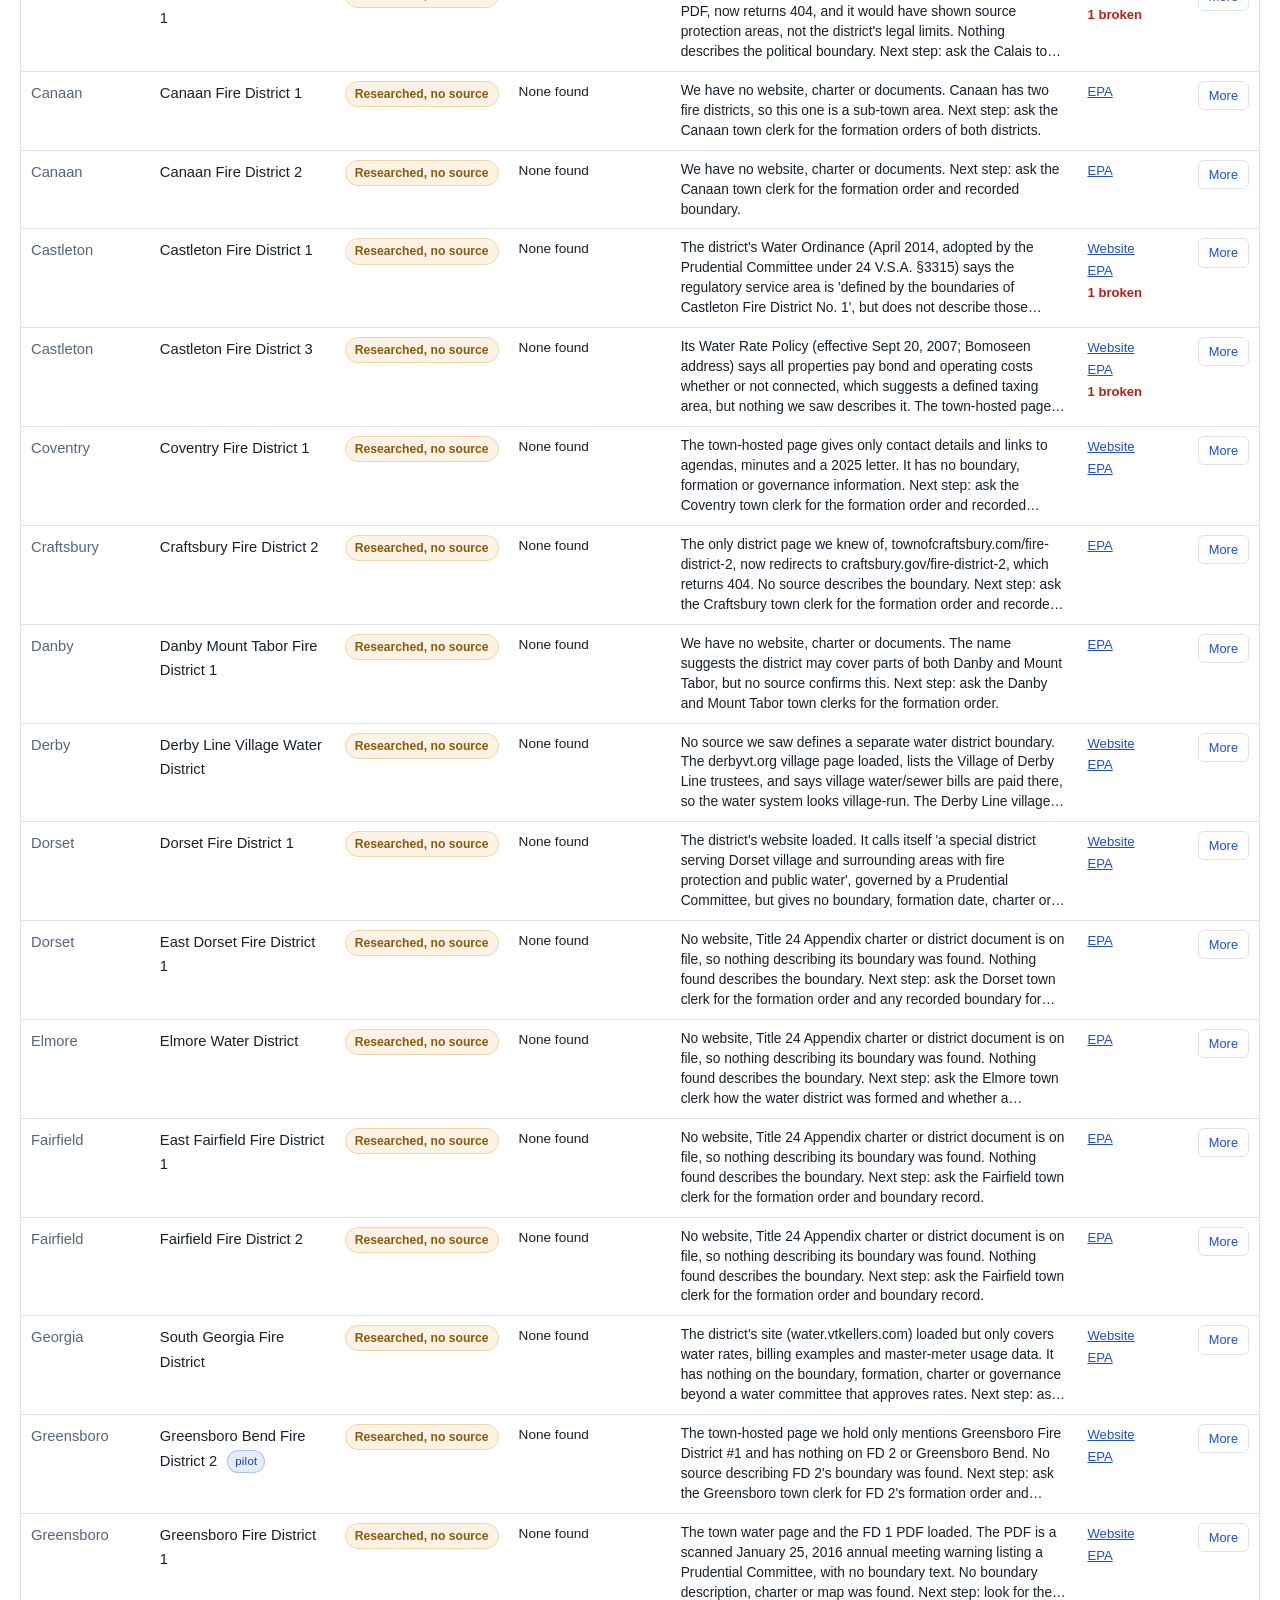
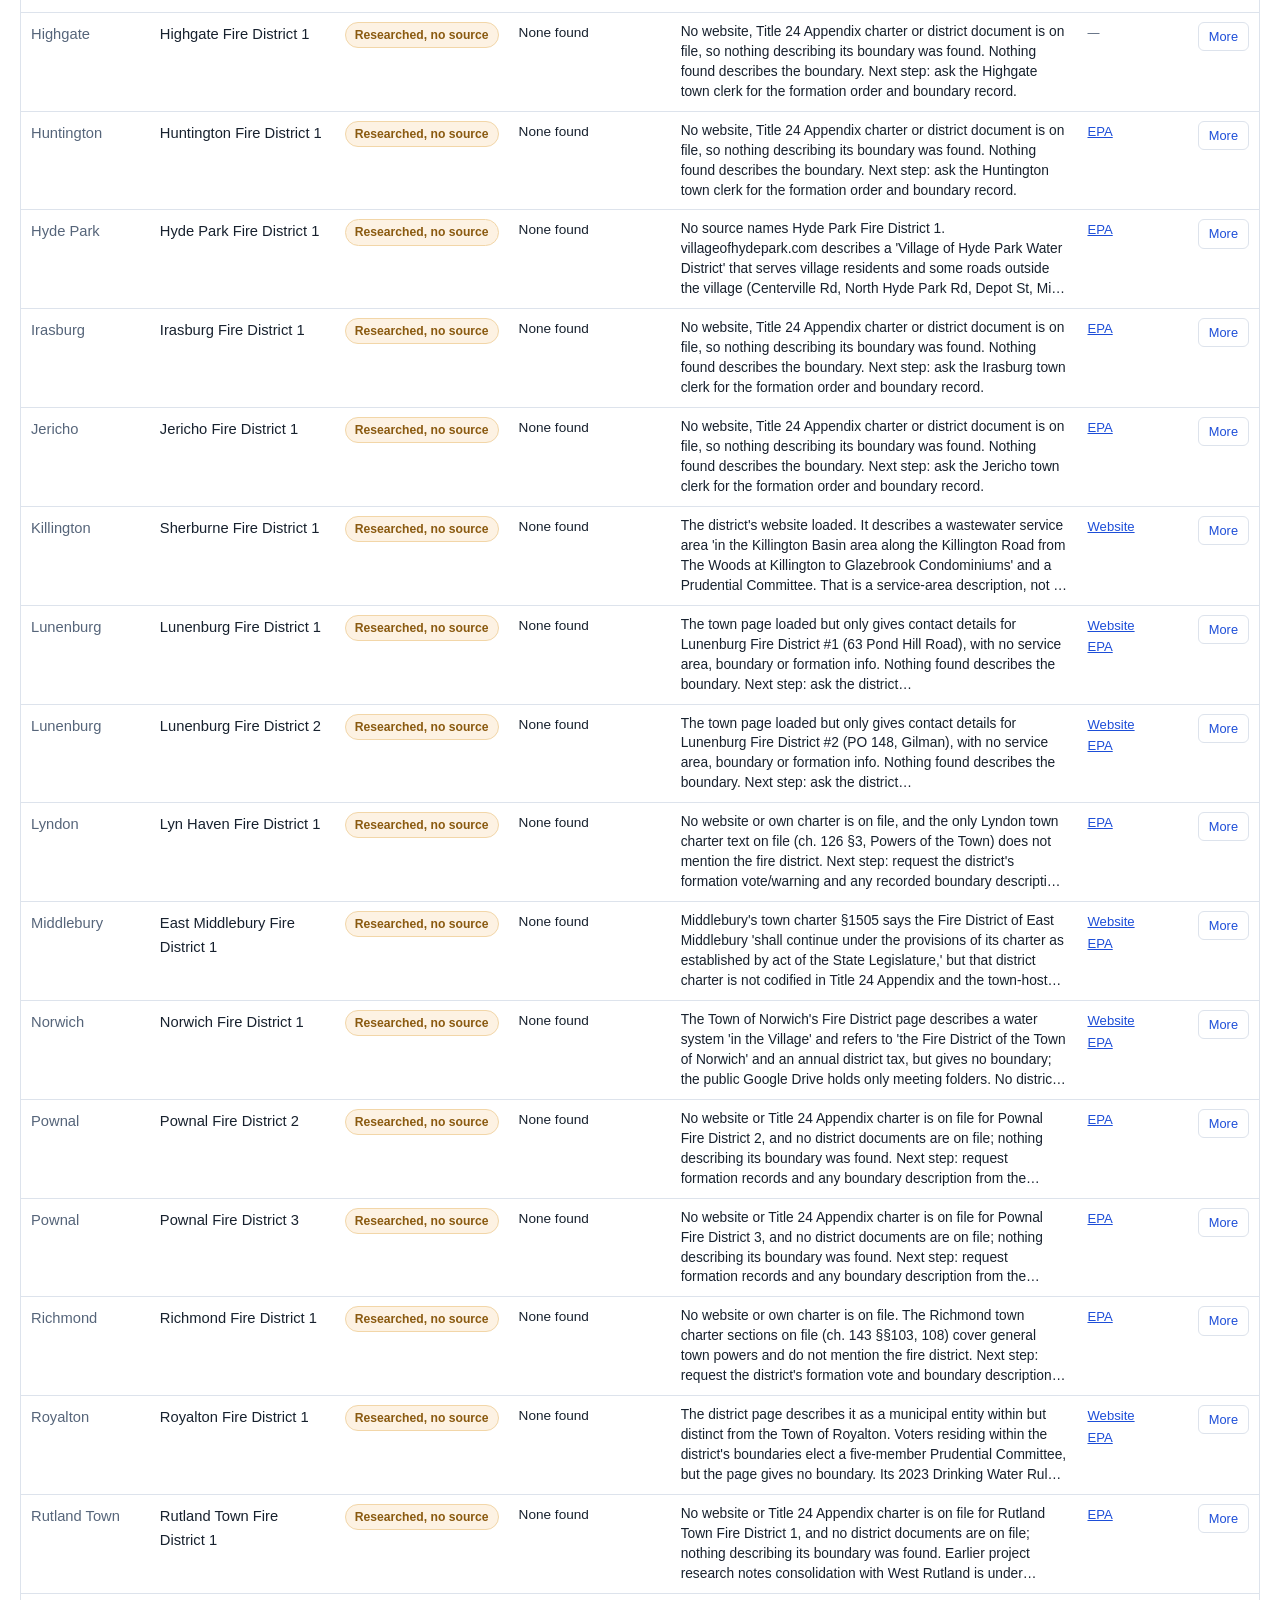
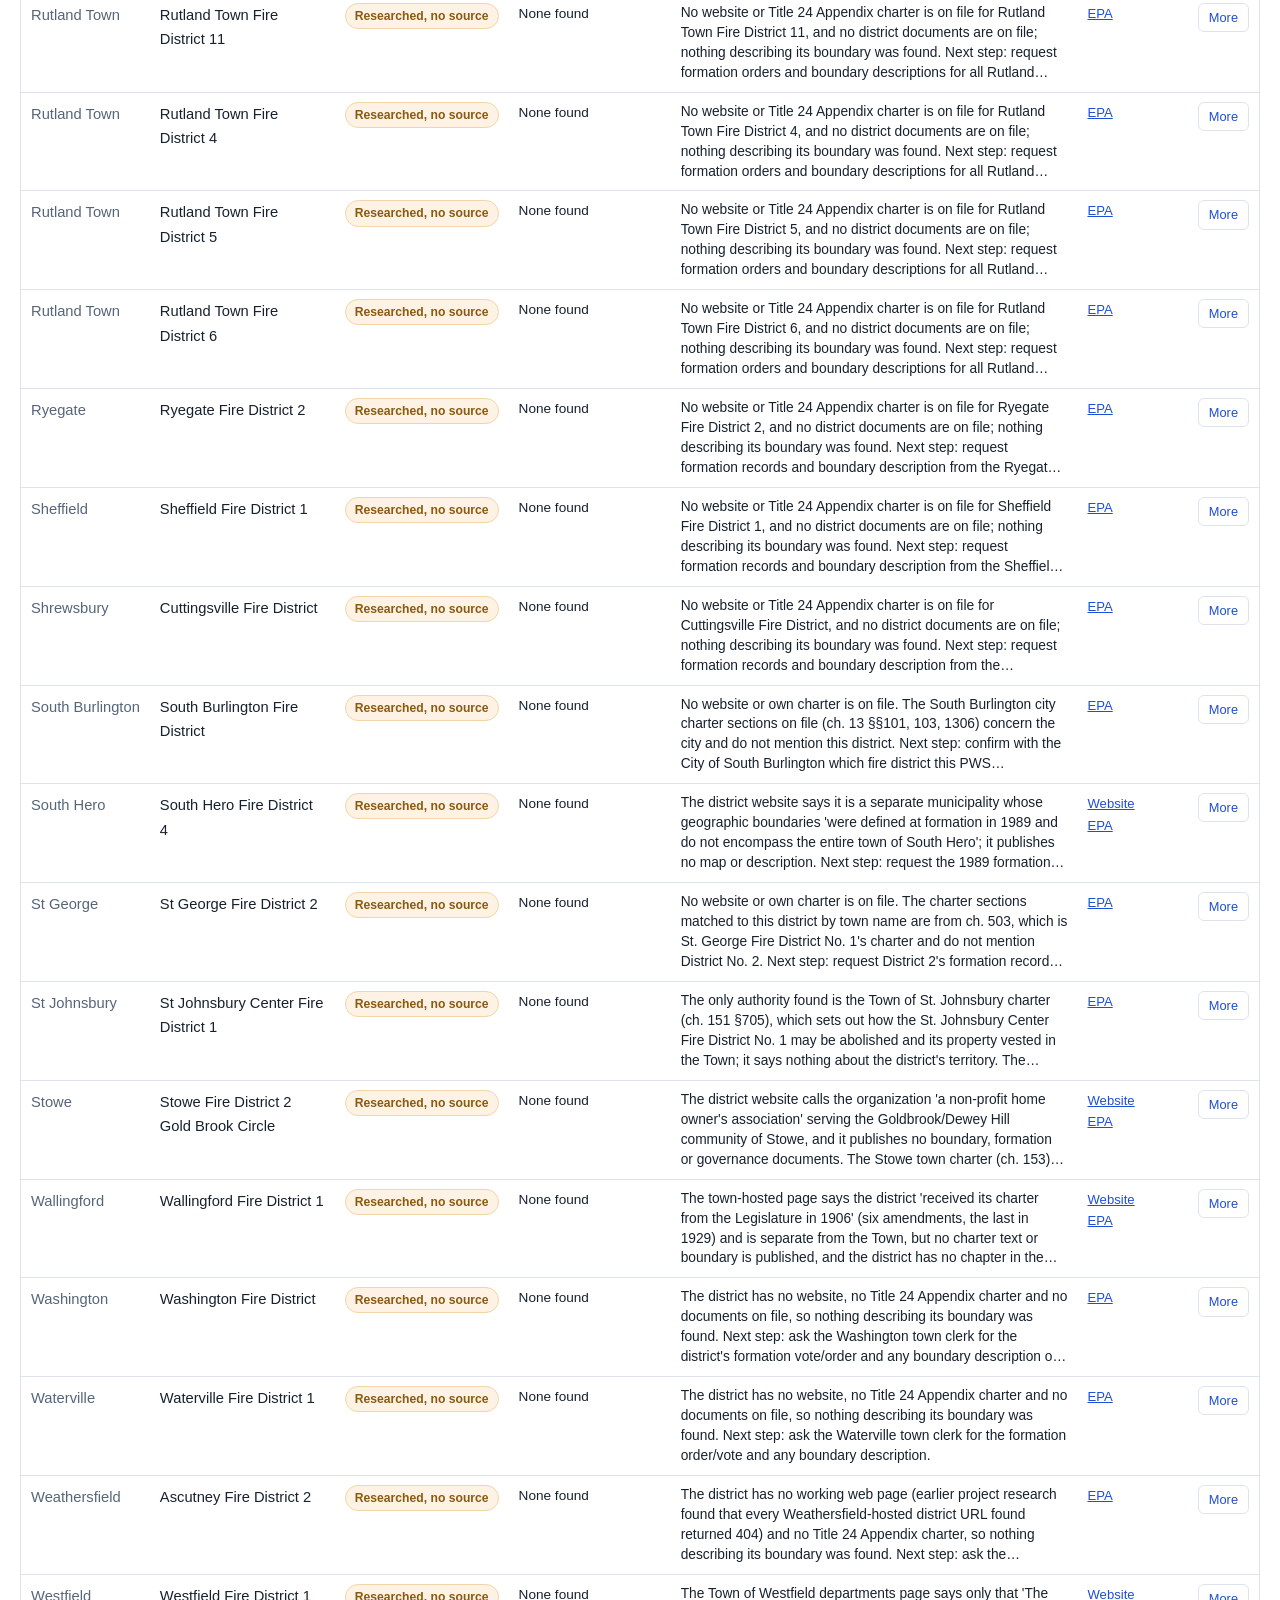
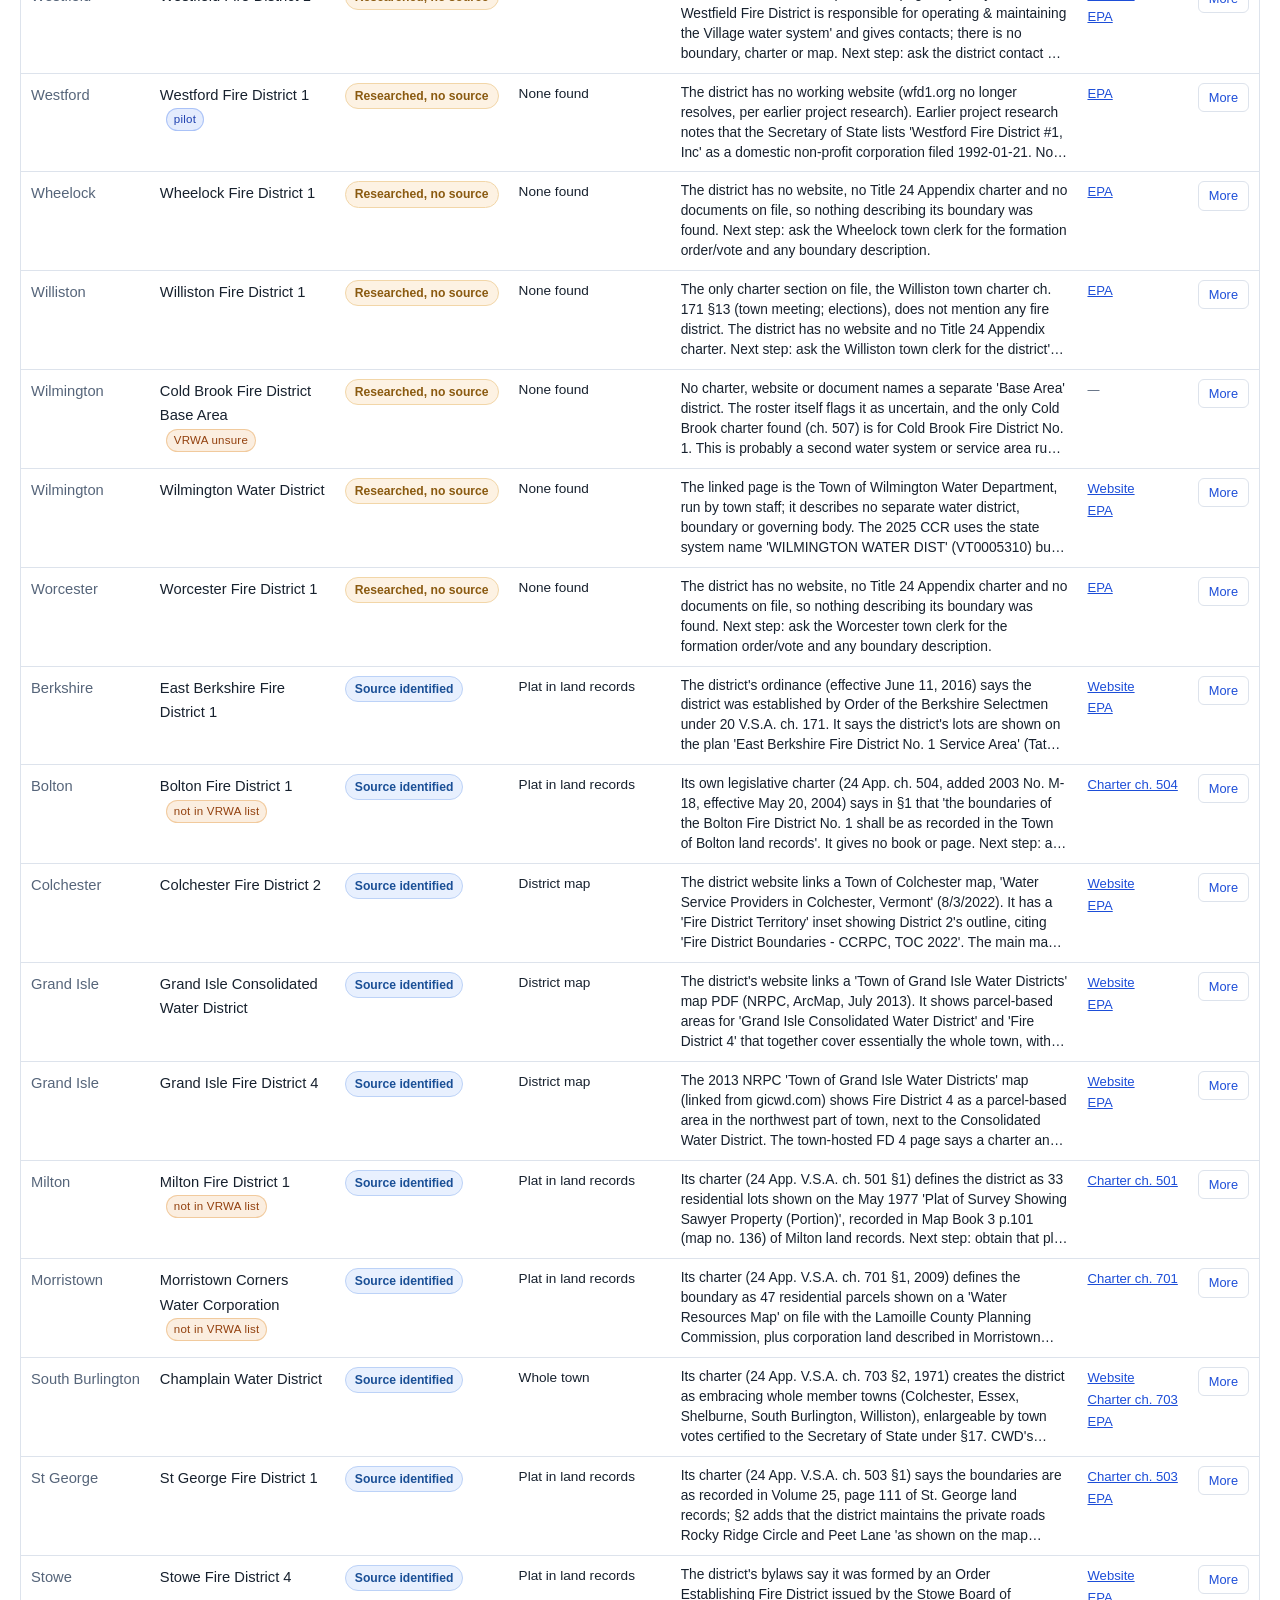
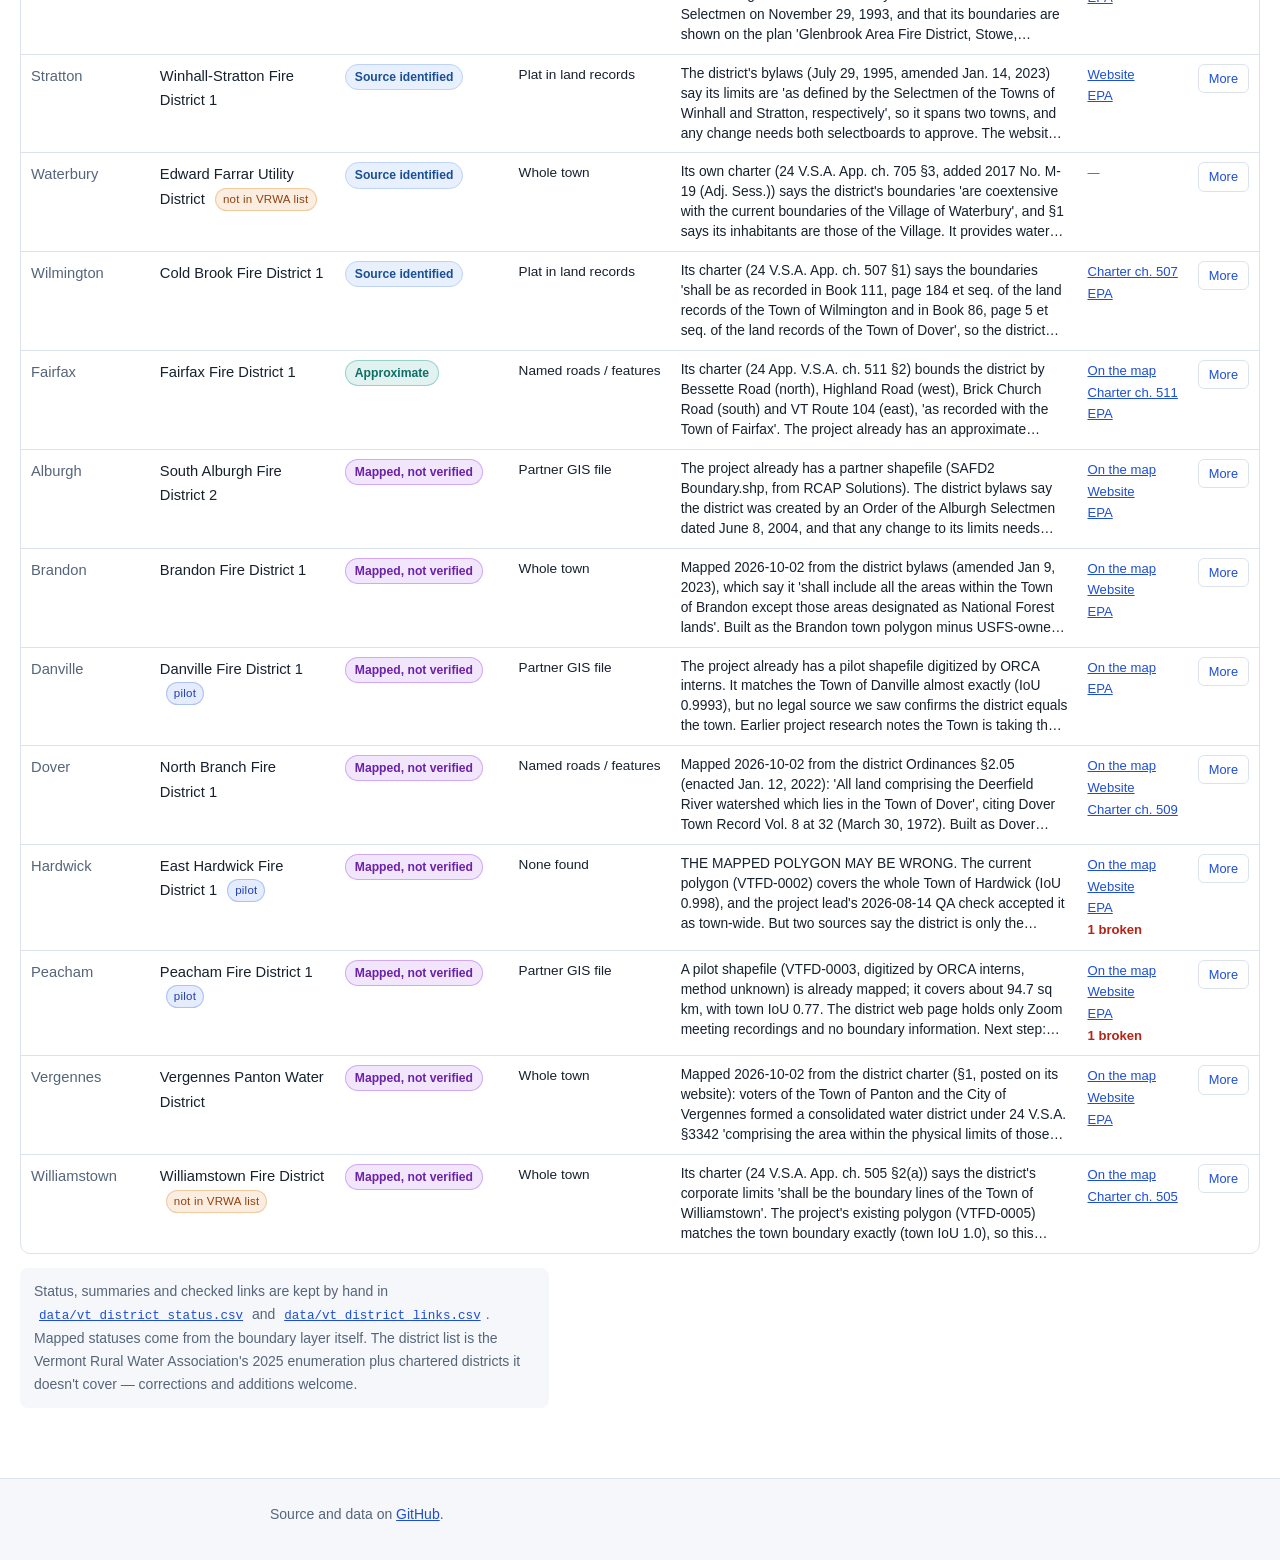
<file: docs/tracker.html>
<!DOCTYPE html>
<html lang="en">
<head>
<meta charset="utf-8">
<meta name="viewport" content="width=device-width, initial-scale=1">
<title>District Tracker — VT District Boundaries</title>
<meta name="description" content="Every Vermont fire and water district, where its political boundary work stands, what we have found so far, and the links behind it.">
<link rel="stylesheet" href="style.css">
</head>
<body>

<nav class="site-nav">
  <div class="wrap nav-inner">
    <a class="nav-brand" href="index.html">VT District Boundaries</a>
    <ul>
      <li><a href="index.html">Map</a></li>
      <li><a href="tracker.html" aria-current="page">District tracker</a></li>
      <li><a href="caveats.html">Data caveats</a></li>
      <li><a href="standard.html">Data standard</a></li>
      <li><a href="contacts.html">Town clerks</a></li>
    </ul>
  </div>
</nav>

<header class="site-header">
  <div class="wrap">
    <p class="eyebrow">Working list &middot; political boundaries</p>
    <h1>District Tracker</h1>
    <p class="lede">
      Every fire and water district we know of, how far its political boundary
      work has got, and what we have found so far. This tracks the legal,
      taxing boundary of each district &mdash; not the area its water system
      serves.
    </p>
    <p class="stamp" id="tracker-stamp">Loading&hellip;</p>
  </div>
</header>

<main class="prose wide tracker">

  <dl class="status-bar" id="status-bar"></dl>

  <div class="callout callout-info">
    <p>
      <strong>Reading the status.</strong>
      <em>Not started</em> means nobody has looked for a boundary source yet.
      <em>Researched, no source</em> means we looked and found nothing that describes
      the boundary. <em>Source identified</em> means a charter, plat, written
      description or district map exists but hasn't been digitized.
      <em>Approximate</em> and <em>Mapped, not verified</em> mean a polygon is on the
      <a href="index.html">map</a>. Only <em>Verified</em> has been confirmed by the
      district, its clerk or the chartering body
      (<a href="standard.html">data standard &sect;5</a>).
    </p>
  </div>

  <div class="controls">
    <div class="control-field">
      <label class="sr-only" for="tracker-search">Search districts or towns</label>
      <input type="search" id="tracker-search" placeholder="Search a district or town&hellip;"
             autocomplete="off">
    </div>
    <div class="control-field">
      <label class="sr-only" for="status-filter">Filter by status</label>
      <select id="status-filter"><option value="">All statuses</option></select>
    </div>
    <p class="result-count" id="result-count"></p>
  </div>

  <div class="table-scroll">
    <table class="district-table tracker-table" id="tracker-table">
      <thead>
        <tr>
          <th scope="col"><button type="button" class="sort-btn" data-sort="town">Town</button></th>
          <th scope="col"><button type="button" class="sort-btn" data-sort="name">District</button></th>
          <th scope="col"><button type="button" class="sort-btn" data-sort="status">Status</button></th>
          <th scope="col"><button type="button" class="sort-btn" data-sort="path">Boundary source</button></th>
          <th scope="col">What we know</th>
          <th scope="col">Links</th>
          <th scope="col"><span class="sr-only">More</span></th>
        </tr>
      </thead>
      <tbody id="tracker-rows">
        <tr><td colspan="7" class="loading">Loading districts&hellip;</td></tr>
      </tbody>
    </table>
  </div>

  <p class="note">
    Status, summaries and checked links are kept by hand in
    <a href="https://github.com/VERSO-UVM/Drinking_Water_Service_Areas/blob/main/data/vt_district_status.csv"><code>data/vt_district_status.csv</code></a>
    and
    <a href="https://github.com/VERSO-UVM/Drinking_Water_Service_Areas/blob/main/data/vt_district_links.csv"><code>data/vt_district_links.csv</code></a>.
    Mapped statuses come from the boundary layer itself. The district list is the
    Vermont Rural Water Association's 2025 enumeration plus chartered districts
    it doesn't cover &mdash; corrections and additions welcome.
  </p>

</main>

<dialog id="district-dialog" aria-labelledby="dd-title">
  <form method="dialog" class="dd-close-form">
    <button value="close" class="dd-close" aria-label="Close">&times;</button>
  </form>
  <div id="dd-body"></div>
</dialog>

<footer class="site-footer">
  <div class="wrap">
    <p>
      Source and data on
      <a href="https://github.com/VERSO-UVM/Drinking_Water_Service_Areas">GitHub</a>.
    </p>
  </div>
</footer>

<script src="tracker.js"></script>
</body>
</html>
</file>
<file: docs/style.css>
:root {
  --ink: #17212e;
  --ink-soft: #56657a;
  --line: #dde3ec;
  --bg: #ffffff;
  --bg-soft: #f5f7fa;
  --accent: #1d4ed8;
  --auth: #2563eb;
  --modeled: #d97706;
  --town: #475569;
  --radius: 10px;
  --shadow: 0 2px 10px rgba(23, 33, 46, .12);
}

* { box-sizing: border-box; }

body {
  margin: 0;
  background: var(--bg);
  color: var(--ink);
  font: 16px/1.65 -apple-system, BlinkMacSystemFont, "Segoe UI", Roboto,
        "Helvetica Neue", Arial, sans-serif;
  -webkit-font-smoothing: antialiased;
}

a { color: var(--accent); }
a:hover { text-decoration: none; }

.wrap, .prose, .stats {
  max-width: 780px;
  margin-inline: auto;
  padding-inline: 20px;
}

.sr-only {
  position: absolute; width: 1px; height: 1px;
  margin: -1px; padding: 0; overflow: hidden;
  clip: rect(0 0 0 0); white-space: nowrap; border: 0;
}

/* ---------- nav ---------- */

.site-nav {
  background: var(--ink);
  color: #fff;
}

.nav-inner {
  display: flex;
  align-items: center;
  justify-content: space-between;
  gap: 20px;
  flex-wrap: wrap;
  padding-block: 11px;
}

.nav-brand {
  color: #fff;
  font-weight: 650;
  font-size: 15px;
  letter-spacing: -.01em;
  text-decoration: none;
}

.site-nav ul {
  display: flex;
  gap: 6px;
  margin: 0;
  padding: 0;
  list-style: none;
}

.site-nav a:not(.nav-brand) {
  display: block;
  padding: 5px 11px;
  border-radius: 6px;
  color: rgba(255, 255, 255, .74);
  font-size: 14px;
  text-decoration: none;
}

.site-nav a:not(.nav-brand):hover {
  background: rgba(255, 255, 255, .1);
  color: #fff;
}

.site-nav a[aria-current="page"] {
  background: rgba(255, 255, 255, .16);
  color: #fff;
}

/* ---------- header ---------- */

.site-header {
  background: var(--bg-soft);
  border-bottom: 1px solid var(--line);
  padding: 40px 0 32px;
}

.eyebrow {
  margin: 0 0 8px;
  font-size: 13px;
  font-weight: 600;
  letter-spacing: .08em;
  text-transform: uppercase;
  color: var(--ink-soft);
}

.site-header h1 {
  margin: 0 0 14px;
  font-size: clamp(28px, 4.5vw, 40px);
  line-height: 1.15;
  letter-spacing: -.02em;
}

.lede {
  margin: 0;
  max-width: 62ch;
  font-size: 18px;
  color: var(--ink-soft);
}

/* ---------- map ---------- */

.map-section { padding: 28px 0 8px; }

.map-shell {
  position: relative;
  max-width: 1180px;
  margin-inline: auto;
  padding-inline: 20px;
}

#map {
  height: min(72vh, 680px);
  min-height: 420px;
  border: 1px solid var(--line);
  border-radius: var(--radius);
  background: var(--bg-soft);
}

.map-hint {
  margin: 10px 0 0;
  font-size: 13px;
  color: var(--ink-soft);
}

/* layer panel */

.panel {
  position: absolute;
  top: 14px;
  right: 34px;
  z-index: 500;
  width: 274px;
  max-height: calc(100% - 28px);
  overflow-y: auto;
  background: rgba(255, 255, 255, .97);
  border: 1px solid var(--line);
  border-radius: var(--radius);
  box-shadow: var(--shadow);
  font-size: 13px;
}

.panel-head {
  display: flex;
  align-items: center;
  justify-content: space-between;
  padding: 10px 12px;
  border-bottom: 1px solid var(--line);
}

.panel-head h2 {
  margin: 0;
  font-size: 12px;
  font-weight: 700;
  letter-spacing: .07em;
  text-transform: uppercase;
  color: var(--ink-soft);
}

#panel-toggle {
  width: 22px; height: 22px;
  display: grid; place-items: center;
  border: 1px solid var(--line);
  border-radius: 5px;
  background: #fff;
  color: var(--ink-soft);
  font-size: 15px;
  line-height: 1;
  cursor: pointer;
}

#panel-toggle:hover { background: var(--bg-soft); }

.panel-body { padding: 4px 12px 12px; }
.panel-body[hidden] { display: none; }

.layer-group {
  margin: 0;
  padding: 10px 0;
  border: 0;
  border-bottom: 1px solid var(--line);
}

.layer-group:last-of-type { border-bottom: 0; }

.layer-group legend {
  padding: 0;
  font-size: 11px;
  font-weight: 700;
  letter-spacing: .06em;
  text-transform: uppercase;
  color: var(--ink-soft);
}

.layer-row {
  display: flex;
  align-items: center;
  gap: 8px;
  margin-top: 8px;
  cursor: pointer;
}

.layer-name { flex: 1; }
.layer-name em { color: var(--ink-soft); font-style: normal; }

.sub-options {
  margin: 8px 0 0 24px;
  display: grid;
  gap: 5px;
  color: var(--ink-soft);
}

.sub-options label { display: flex; gap: 7px; cursor: pointer; }
.sub-options.disabled { opacity: .45; pointer-events: none; }

.swatch {
  flex: none;
  width: 15px; height: 15px;
  border-radius: 3px;
}

.swatch-auth { background: rgba(37, 99, 235, .3); border: 1.5px solid var(--auth); }
.swatch-modeled { background: rgba(217, 119, 6, .22); border: 1.5px dashed var(--modeled); }
.swatch-town { background: transparent; border: 1.5px solid var(--town); }
.swatch-fd { background: rgba(147, 51, 234, .22); border: 1.5px solid #9333ea; }
.swatch-fd-townwide { background: rgba(147, 51, 234, .22); border: 1.5px dashed #9333ea; }
.swatch-fd-approx { background: rgba(13, 148, 136, .14); border: 1.5px dotted #0d9488; }
/* ANR live services. Their symbology is set server-side, so these swatches
   approximate what ANR draws rather than defining it. */
.swatch-sewer { background: rgba(234, 179, 8, .35); border: 1.5px solid #eab308; }
.swatch-parcels { background: rgba(56, 189, 248, .28); border: 1.5px solid #38bdf8; }

.pending {
  margin: 10px 0 0 24px;
  color: var(--ink-soft);
  font-size: 12px;
  font-style: italic;
}

.legend {
  padding-top: 10px;
  border-top: 1px solid var(--line);
}

.legend h3 {
  margin: 0 0 7px;
  font-size: 11px;
  font-weight: 700;
  letter-spacing: .06em;
  text-transform: uppercase;
  color: var(--ink-soft);
}

.legend h3.legend-sub { margin-top: 11px; }

.legend p {
  display: flex;
  align-items: center;
  gap: 8px;
  margin: 0 0 5px;
  font-size: 12px;
}

/* search */

.search-box {
  position: absolute;
  top: 14px;
  left: 34px;
  z-index: 500;
  width: 258px;
}

.search-box input {
  width: 100%;
  padding: 8px 11px;
  border: 1px solid var(--line);
  border-radius: 8px;
  box-shadow: var(--shadow);
  font-size: 13px;
  font-family: inherit;
  color: var(--ink);
}

.search-box input:focus {
  outline: 2px solid var(--accent);
  outline-offset: -1px;
}

#search-results {
  margin: 5px 0 0;
  padding: 4px;
  list-style: none;
  max-height: 240px;
  overflow-y: auto;
  background: #fff;
  border: 1px solid var(--line);
  border-radius: 8px;
  box-shadow: var(--shadow);
}

#search-results[hidden] { display: none; }

#search-results li {
  padding: 6px 8px;
  border-radius: 5px;
  font-size: 13px;
  cursor: pointer;
}

#search-results li:hover,
#search-results li[aria-selected="true"] { background: var(--bg-soft); }

#search-results .pwsid {
  display: block;
  color: var(--ink-soft);
  font-size: 11px;
}

#search-results .empty { color: var(--ink-soft); cursor: default; }

/* popup */

.leaflet-popup-content { margin: 12px 14px; font-size: 13px; }
.leaflet-popup-content h3 { margin: 0 0 2px; font-size: 15px; line-height: 1.3; }

.popup-id {
  margin: 0 0 9px;
  color: var(--ink-soft);
  font-size: 12px;
  font-variant-numeric: tabular-nums;
}

.popup-table {
  width: 100%;
  border-collapse: collapse;
}

.popup-table th,
.popup-table td {
  padding: 3px 0;
  text-align: left;
  vertical-align: top;
  border-top: 1px solid var(--line);
}

.popup-table th {
  padding-right: 12px;
  font-weight: 500;
  color: var(--ink-soft);
  white-space: nowrap;
}

.popup-tag {
  display: inline-block;
  padding: 1px 7px;
  border-radius: 999px;
  font-size: 11px;
  font-weight: 600;
}

.popup-tag.auth { background: rgba(37, 99, 235, .12); color: #1747b8; }
.popup-tag.modeled { background: rgba(217, 119, 6, .14); color: #92500a; }
.popup-tag.district { background: rgba(147, 51, 234, .13); color: #6b21a8; }
.popup-tag.approx { background: rgba(13, 148, 136, .14); color: #0f6f66; }
.popup-tag.placeholder { background: rgba(113, 113, 122, .15); color: #52525b; }

.popup-source {
  margin-top: 10px;
  padding-top: 9px;
  border-top: 1px solid var(--line);
}

.popup-source h4 {
  margin: 0 0 5px;
  font-size: 10px;
  font-weight: 700;
  letter-spacing: .07em;
  text-transform: uppercase;
  color: var(--ink-soft);
}

.popup-source p { margin: 0 0 5px; font-size: 12px; }

.popup-source blockquote {
  margin: 0 0 5px;
  padding: 7px 9px;
  background: var(--bg-soft);
  border-left: 3px solid var(--line);
  border-radius: 4px;
  font-size: 11.5px;
  line-height: 1.5;
  font-style: italic;
  color: var(--ink);
  max-height: 150px;
  overflow-y: auto;
}

.popup-source .derivation {
  font-size: 11px;
  color: var(--ink-soft);
  font-style: normal;
}

.popup-warn {
  margin: 0 0 9px;
  padding: 8px 10px;
  background: #fdf3e7;
  border-left: 3px solid #e0a85c;
  border-radius: 5px;
  font-size: 12px;
  line-height: 1.5;
  color: #5c3d12;
}

.popup-note {
  margin: 0 0 9px;
  padding: 8px 10px;
  background: #f5eefc;
  border-left: 3px solid #9333ea;
  border-radius: 5px;
  font-size: 12px;
  line-height: 1.5;
  color: #4c1d78;
}

/* ---------- stats ---------- */

.stats {
  display: grid;
  grid-template-columns: repeat(auto-fit, minmax(150px, 1fr));
  gap: 1px;
  margin-top: 26px;
  padding: 0;
  max-width: 1140px;
  background: var(--line);
  border: 1px solid var(--line);
  border-radius: var(--radius);
  overflow: hidden;
}

.stats > div { padding: 16px 18px; background: #fff; }

.stats dt {
  font-size: 12px;
  color: var(--ink-soft);
  text-transform: uppercase;
  letter-spacing: .05em;
}

.stats dd {
  margin: 4px 0 0;
  font-size: 26px;
  font-weight: 650;
  letter-spacing: -.02em;
  font-variant-numeric: tabular-nums;
}

/* ---------- prose ---------- */

.prose { padding-block: 44px 56px; }

.prose h2 {
  margin: 38px 0 12px;
  font-size: 21px;
  letter-spacing: -.01em;
}

.prose h2:first-child { margin-top: 0; }
.prose p, .prose li { max-width: 68ch; }
.prose ol, .prose ul { padding-left: 22px; }
.prose li { margin-bottom: 7px; }

/* ---------- district roster ---------- */

.district-count {
  margin: 18px 0 10px;
  font-size: .85rem;
  color: var(--ink-soft);
}

.sort-btn {
  padding: 0;
  font: inherit;
  font-size: .78rem;
  letter-spacing: .04em;
  text-transform: uppercase;
  color: var(--ink-soft);
  background: none;
  border: 0;
  cursor: pointer;
}

.sort-btn:hover { color: var(--ink); text-decoration: underline; }
.sort-btn.sorted { color: var(--ink); font-weight: 700; }

.sort-btn.sorted::after { content: ' \25B2'; font-size: .7em; }
.sort-btn.sorted[aria-sort="descending"]::after { content: ' \25BC'; }

.dd-docs { margin: 0; padding-left: 20px; font-size: 14px; }
.dd-docs li { margin-bottom: 9px; }

/* The table is wider than the prose column on narrow screens, so it scrolls
   inside its own box rather than pushing the page sideways. */
.table-scroll {
  overflow-x: auto;
  border: 1px solid var(--line);
  border-radius: var(--radius);
}

.district-table {
  width: 100%;
  border-collapse: collapse;
  font-size: .92rem;
}

.district-table th,
.district-table td {
  padding: 9px 14px;
  text-align: left;
  border-bottom: 1px solid var(--line);
  vertical-align: top;
}

.district-table thead th {
  position: sticky;
  top: 0;
  background: var(--bg-soft);
  font-size: .78rem;
  letter-spacing: .04em;
  text-transform: uppercase;
  color: var(--ink-soft);
}

.district-table tbody tr:last-child td { border-bottom: 0; }
.district-table tbody tr:hover { background: var(--bg-soft); }
.district-table .num { text-align: right; font-variant-numeric: tabular-nums; }
.district-table td:first-child { color: var(--ink-soft); white-space: nowrap; }

.district-table .loading {
  padding: 22px 14px;
  color: var(--ink-soft);
  text-align: center;
}

.tag {
  display: inline-block;
  margin-left: 6px;
  padding: 1px 7px;
  border-radius: 999px;
  font-size: .72rem;
  letter-spacing: .02em;
  white-space: nowrap;
  vertical-align: 1px;
}

.tag-pilot {
  background: rgba(37, 99, 235, .12);
  color: #1e40af;
  border: 1px solid rgba(37, 99, 235, .3);
}

.tag-extra {
  background: rgba(217, 119, 6, .12);
  color: #92400e;
  border: 1px solid rgba(217, 119, 6, .3);
}

/* Rendered as a plain span in the explanatory text above the table, and as a
   button in the table itself — where it moves the map rather than navigating. */
.tag-mapped {
  background: rgba(147, 51, 234, .12);
  color: #6b21a8;
  border: 1px solid rgba(147, 51, 234, .35);
}

button.tag-mapped {
  font-family: inherit;
  font-size: .72rem;
  cursor: pointer;
}

button.tag-mapped:hover { background: rgba(147, 51, 234, .24); }

/* ---------- district details dialog ---------- */

.details-btn {
  padding: 3px 10px;
  font: inherit;
  font-size: .8rem;
  color: var(--accent);
  background: var(--bg);
  border: 1px solid var(--line);
  border-radius: 6px;
  cursor: pointer;
  white-space: nowrap;
}

.details-btn:hover { background: var(--bg-soft); border-color: var(--accent); }

#district-dialog {
  width: min(720px, calc(100vw - 32px));
  max-height: min(84vh, 900px);
  padding: 0 26px 26px;
  border: 1px solid var(--line);
  border-radius: var(--radius);
  box-shadow: 0 18px 60px rgba(23, 33, 46, .3);
  color: var(--ink);
  background: var(--bg);
}

#district-dialog::backdrop { background: rgba(23, 33, 46, .45); }

/* Sticky close button rides above the scrolling body. */
.dd-close-form {
  position: sticky;
  top: 0;
  z-index: 2;
  display: flex;
  justify-content: flex-end;
  padding-top: 12px;
  margin: 0 -26px 0;
  padding-right: 14px;
  background: var(--bg);
}

.dd-close {
  width: 30px; height: 30px;
  display: grid; place-items: center;
  font-size: 20px;
  line-height: 1;
  color: var(--ink-soft);
  background: var(--bg);
  border: 1px solid var(--line);
  border-radius: 7px;
  cursor: pointer;
}

.dd-close:hover { background: var(--bg-soft); color: var(--ink); }

#dd-body h2 { margin: 0 0 2px; font-size: 20px; line-height: 1.25; }
#dd-body h3 {
  margin: 26px 0 8px;
  padding-top: 12px;
  border-top: 1px solid var(--line);
  font-size: 12px;
  font-weight: 700;
  letter-spacing: .07em;
  text-transform: uppercase;
  color: var(--ink-soft);
}
#dd-body h4 { margin: 16px 0 6px; font-size: 13px; }
#dd-body p { margin: 0 0 8px; font-size: 14px; }

.dd-sub { color: var(--ink-soft); font-size: 13px; }
.dd-meta { color: var(--ink-soft); font-size: 12px; }

.dd-pending {
  padding: 9px 12px;
  border: 1px dashed var(--line);
  border-radius: 7px;
  color: var(--ink-soft);
  font-size: 13px;
  font-style: italic;
  background: var(--bg-soft);
}

.dd-links, .dd-notes { margin: 0; padding-left: 20px; font-size: 14px; }
.dd-links li, .dd-notes li { margin-bottom: 6px; }

.dd-table { width: 100%; border-collapse: collapse; font-size: 13.5px; }
.dd-table th {
  width: 34%;
  padding: 6px 12px 6px 0;
  text-align: left;
  vertical-align: top;
  font-weight: 600;
  color: var(--ink-soft);
}
.dd-table td { padding: 6px 0; vertical-align: top; }

.dd-section { margin-bottom: 8px; }
.dd-section summary { cursor: pointer; font-size: 13.5px; font-weight: 600; }

#dd-body blockquote {
  margin: 8px 0 0;
  padding: 10px 14px;
  border-left: 3px solid var(--line);
  background: var(--bg-soft);
  font-size: 13px;
  white-space: pre-wrap;
  max-height: 260px;
  overflow-y: auto;
}


.sources li { margin-bottom: 12px; }

.note {
  padding: 12px 14px;
  background: var(--bg-soft);
  border-radius: 8px;
  font-size: 14px;
  color: var(--ink-soft);
}

code {
  padding: 1px 5px;
  background: var(--bg-soft);
  border-radius: 4px;
  font-size: .9em;
}

/* ---------- footer ---------- */

.site-footer {
  padding: 24px 0 34px;
  border-top: 1px solid var(--line);
  background: var(--bg-soft);
  color: var(--ink-soft);
  font-size: 14px;
}

.site-footer p { margin: 0; }

/* ---------- callouts ---------- */

.callout {
  margin: 20px 0 0;
  padding: 14px 16px;
  border-radius: var(--radius);
  border-left: 4px solid;
  font-size: 15px;
}

.callout p { margin: 0; max-width: 68ch; }

.callout-warn {
  background: #fdf3e7;
  border-color: #e0a85c;
  color: #5c3d12;
}

.callout-warn a { color: #8a5a10; }

.callout-info {
  background: #eef3fb;
  border-color: #6f9ada;
  color: #24405f;
}

.callout-info a { color: #1a4f96; }

.headline-caveat {
  margin: 0 0 34px;
  padding: 18px 20px;
  background: #fdf3e7;
  border: 1px solid #e0a85c;
  border-radius: var(--radius);
}

.headline-caveat h2 {
  margin: 0 0 8px;
  font-size: 12px;
  font-weight: 700;
  letter-spacing: .08em;
  text-transform: uppercase;
  color: #8a5a10;
}

.headline-caveat p { margin: 0; color: #4a3211; }

.stamp {
  margin: 12px 0 0;
  font-size: 13px;
  color: var(--ink-soft);
}

/* ---------- tables ---------- */

.table-scroll {
  overflow-x: auto;
  margin: 16px 0 8px;
  border: 1px solid var(--line);
  border-radius: var(--radius);
}

.matrix, .contacts {
  width: 100%;
  min-width: 640px;
  border-collapse: collapse;
  font-size: 14px;
  text-align: left;
}

.matrix th, .matrix td,
.contacts th, .contacts td {
  padding: 11px 14px;
  vertical-align: top;
  border-bottom: 1px solid var(--line);
}

.matrix thead th, .contacts thead th {
  background: var(--bg-soft);
  font-size: 12px;
  font-weight: 700;
  letter-spacing: .05em;
  text-transform: uppercase;
  color: var(--ink-soft);
  white-space: nowrap;
}

.matrix tbody th, .contacts tbody th {
  font-weight: 600;
  max-width: 230px;
}

.matrix tbody tr:last-child td,
.matrix tbody tr:last-child th,
.contacts tbody tr:last-child td,
.contacts tbody tr:last-child th { border-bottom: 0; }

.row-negative { background: #fdf3e7; }

.contacts .addr { color: var(--ink-soft); font-size: 13px; }
.contacts .empty { padding: 22px; text-align: center; color: var(--ink-soft); }

.dim { color: var(--ink-soft); font-weight: 400; }

.pill {
  display: inline-block;
  margin-left: 6px;
  padding: 1px 7px;
  border-radius: 999px;
  background: var(--bg-soft);
  border: 1px solid var(--line);
  font-size: 11px;
  font-weight: 500;
  color: var(--ink-soft);
}

/* ---------- severity tags & caveat list ---------- */

.severity-key {
  display: flex;
  align-items: center;
  gap: 8px;
  flex-wrap: wrap;
  padding: 12px 14px;
  background: var(--bg-soft);
  border-radius: 8px;
  font-size: 13px;
  color: var(--ink-soft);
}

.severity-key .sep { opacity: .5; }

.sev {
  display: inline-block;
  padding: 2px 8px;
  border-radius: 999px;
  font-size: 11px;
  font-weight: 700;
  letter-spacing: .05em;
  vertical-align: middle;
}

.sev-critical { background: #fbe4e4; color: #99201d; }
.sev-major { background: #fdf0dd; color: #8a5a10; }
.sev-minor { background: #e9edf3; color: #4a5a70; }

.caveats { padding-left: 0; list-style: none; counter-reset: caveat; }

.caveats > li {
  position: relative;
  margin: 0 0 8px;
  padding: 16px 18px 16px 56px;
  border: 1px solid var(--line);
  border-radius: var(--radius);
  counter-increment: caveat;
}

.caveats > li::before {
  content: counter(caveat);
  position: absolute;
  left: 16px;
  top: 16px;
  width: 26px;
  height: 26px;
  display: grid;
  place-items: center;
  border-radius: 50%;
  background: var(--bg-soft);
  border: 1px solid var(--line);
  font-size: 13px;
  font-weight: 650;
  color: var(--ink-soft);
}

.caveats h3 {
  margin: 0 0 8px;
  font-size: 16px;
  line-height: 1.4;
}

.caveats h3 .sev { margin-left: 6px; }
.caveats p { margin: 0 0 8px; }
.caveats p:last-child { margin-bottom: 0; }

.aside {
  padding: 9px 12px;
  background: var(--bg-soft);
  border-radius: 7px;
  font-size: 14px;
  color: var(--ink-soft);
}

.takeaways li { margin-bottom: 10px; }

.closing {
  padding: 14px 16px;
  background: var(--bg-soft);
  border-radius: var(--radius);
  font-size: 15px;
}

/* ---------- contacts controls ---------- */

.prose.wide { max-width: 1080px; }

.controls {
  display: flex;
  align-items: center;
  gap: 12px;
  flex-wrap: wrap;
  margin-top: 26px;
}

.control-field { flex: 0 1 auto; }
.controls #clerk-search { width: 280px; }

.controls input[type="search"],
.controls select {
  padding: 8px 11px;
  border: 1px solid var(--line);
  border-radius: 8px;
  font-size: 14px;
  font-family: inherit;
  color: var(--ink);
  background: #fff;
}

.controls input[type="search"]:focus,
.controls select:focus {
  outline: 2px solid var(--accent);
  outline-offset: -1px;
}

.checkbox {
  display: flex;
  align-items: center;
  gap: 7px;
  font-size: 14px;
  color: var(--ink-soft);
  cursor: pointer;
}

.result-count {
  margin: 0 0 0 auto;
  font-size: 13px;
  color: var(--ink-soft);
}

.popup-foot {
  margin: 9px 0 0;
  padding-top: 8px;
  border-top: 1px solid var(--line);
  font-size: 11px;
  color: var(--ink-soft);
}

/* ---------- responsive ---------- */

@media (max-width: 900px) {
  .panel, .search-box {
    position: static;
    width: auto;
    margin-top: 12px;
    max-height: none;
  }
  .search-box { margin-bottom: 4px; }
  #map { height: 62vh; }
  .controls { align-items: stretch; flex-direction: column; }
  .controls #clerk-search { width: 100%; }
  .result-count { margin-left: 0; }
}

/* ---------- data standard ---------- */

/* Rendered from Markdown, so h3/h4 and blockquotes need the styling the
   hand-written pages give their own classes. */
.standard h3 { margin: 28px 0 8px; font-size: 17px; }
.standard h4 { margin: 22px 0 6px; font-size: 15px; }
.standard blockquote {
  margin: 18px 0;
  padding: 12px 16px;
  background: #eef3fb;
  border-left: 4px solid #6f9ada;
  border-radius: var(--radius);
  color: #24405f;
}
.standard blockquote p { margin: 0; }
.standard pre {
  overflow-x: auto;
  padding: 12px 14px;
  background: var(--bg-soft);
  border-radius: var(--radius);
  font-size: 13px;
}
.standard pre code { padding: 0; background: none; }
.standard .matrix td code { white-space: nowrap; }

/* ---------- district tracker ---------- */

/* Status ladder, cool to warm as a boundary gets closer to verified. */
.status-pill {
  display: inline-block;
  padding: 2px 9px;
  border-radius: 999px;
  font-size: .76rem;
  font-weight: 600;
  white-space: nowrap;
  border: 1px solid transparent;
}
.st-0 { background: #f1f3f6; color: #56657a; border-color: #dde3ec; }
.st-1 { background: #fdf2e3; color: #8a5a10; border-color: #f2d6a8; }
.st-2 { background: #e8f0fe; color: #1a4f96; border-color: #bcd2f7; }
.st-3 { background: rgba(13, 148, 136, .12); color: #0f6f66; border-color: rgba(13, 148, 136, .35); }
.st-4 { background: rgba(147, 51, 234, .12); color: #6b21a8; border-color: rgba(147, 51, 234, .35); }
.st-5 { background: #e3f5e8; color: #17663a; border-color: #a9dcb9; }

.status-bar {
  display: grid;
  grid-template-columns: repeat(auto-fit, minmax(150px, 1fr));
  gap: 1px;
  margin: 0 0 22px;
  background: var(--line);
  border: 1px solid var(--line);
  border-radius: var(--radius);
  overflow: hidden;
}
.status-bar > div { padding: 12px 14px; background: #fff; }
.status-bar dt { margin-bottom: 6px; }
.status-bar dd { margin: 0; }

.status-count {
  padding: 0;
  font: inherit;
  font-size: 1.6rem;
  font-weight: 700;
  color: var(--ink);
  background: none;
  border: 0;
  cursor: pointer;
}
.status-count:hover { color: var(--accent); text-decoration: underline; }

.controls #tracker-search { width: 280px; }

.tracker-table .td-name { min-width: 180px; }
.tracker-table .td-path { white-space: nowrap; font-size: .85rem; }
/* Summaries clamp to four lines; the full text is in the More dialog. */
.tracker-table .td-summary { min-width: 280px; font-size: .86rem; line-height: 1.45; }
.td-summary .clamp {
  display: -webkit-box;
  -webkit-line-clamp: 4;
  -webkit-box-orient: vertical;
  overflow: hidden;
}
.prose.tracker { max-width: 1340px; }
.tracker-table th, .tracker-table td { padding: 9px 10px; }
.tracker-table .td-links { white-space: nowrap; font-size: .82rem; }

.link-broken, .link-status.bad { color: #b42318; font-weight: 600; }
.link-status { font-size: .75rem; text-transform: uppercase; letter-spacing: .03em; }
.link-status.ok { color: #17663a; }
.dd-links-table th { font-weight: 400; max-width: 220px; overflow-wrap: anywhere; }

.std-table th { width: 46%; }
.std-table code { font-size: 12px; }
.std-level {
  margin-left: 6px;
  font-size: 10.5px;
  text-transform: uppercase;
  letter-spacing: .04em;
  color: var(--ink-soft);
}
.std-level.lvl-required { color: #b42318; }
.std-gap { color: var(--ink-soft); font-style: italic; }
.std-unknown { color: #8a5a10; }
.std-src {
  display: inline-block;
  margin-left: 4px;
  font-size: 11px;
  color: var(--ink-soft);
}
.std-src::before { content: '\00b7 '; }

@media (max-width: 720px) {
  .controls #tracker-search { width: 100%; }
}
</file>
